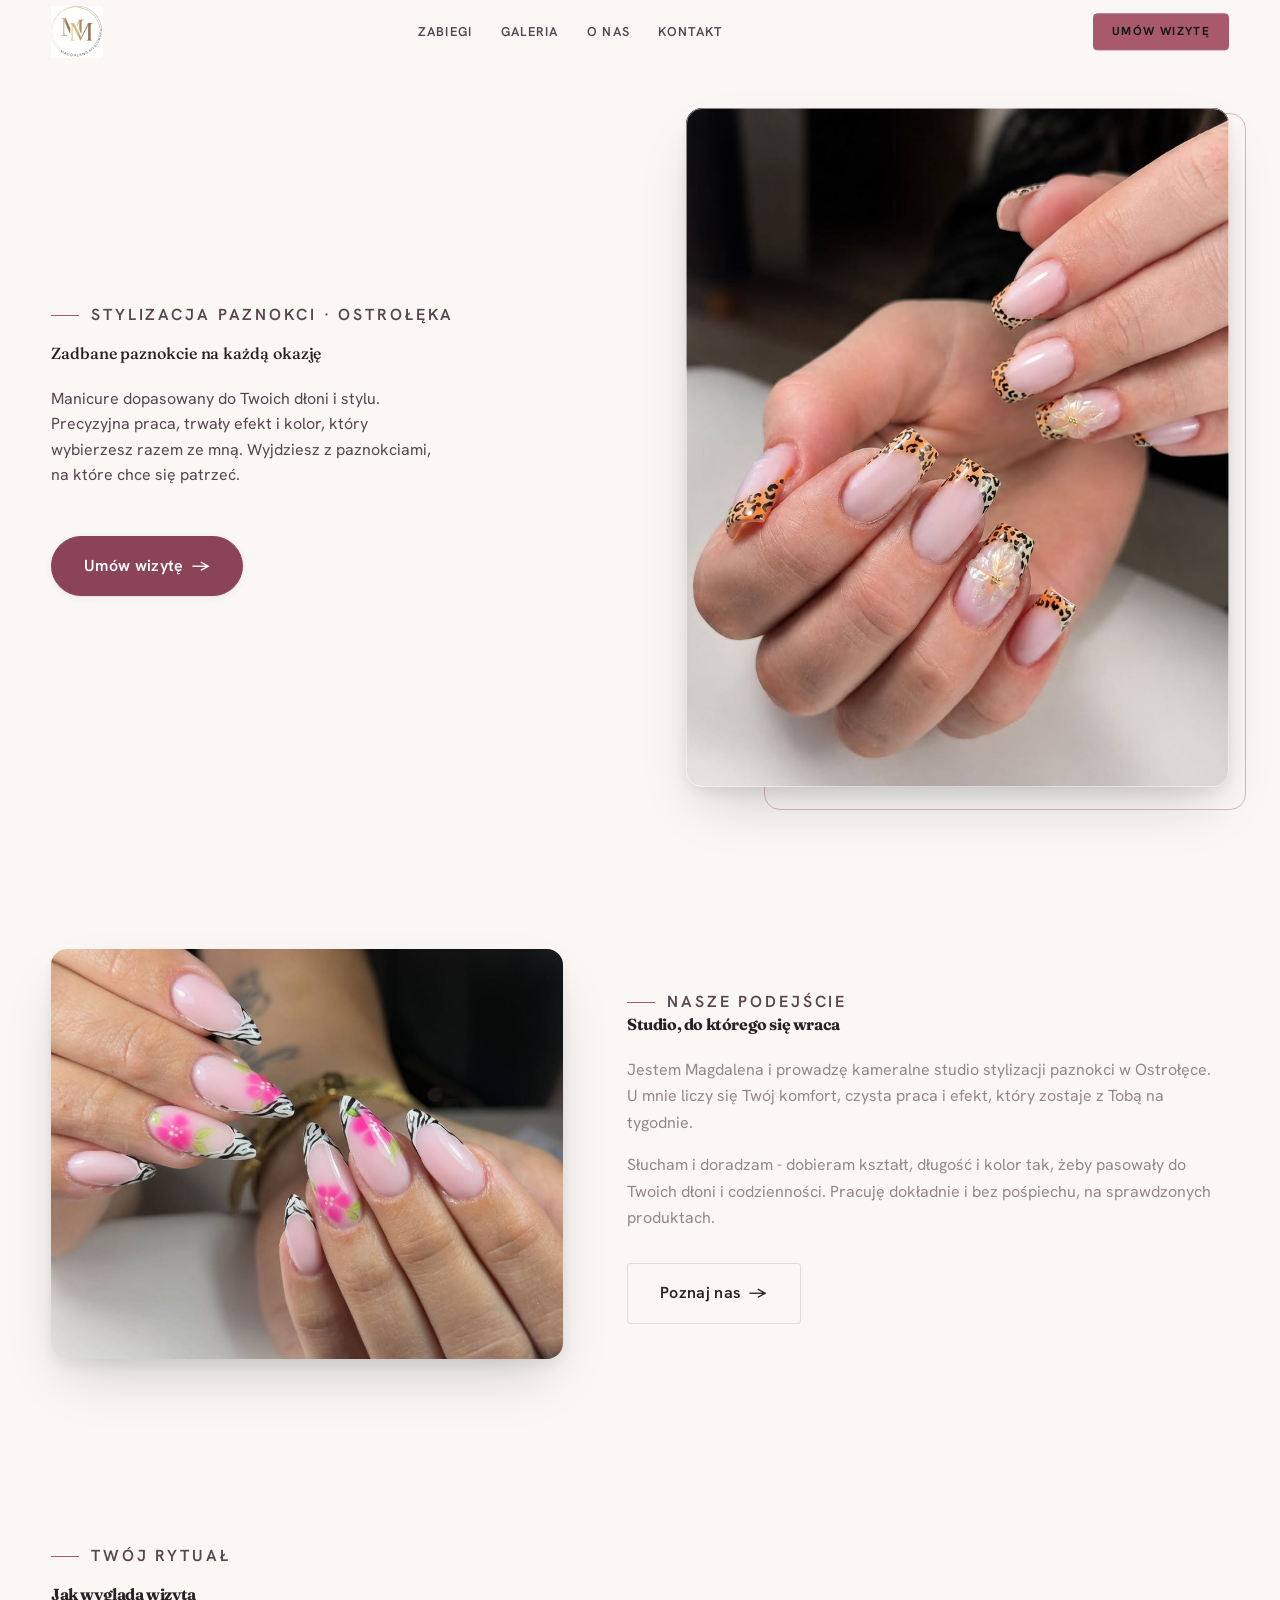
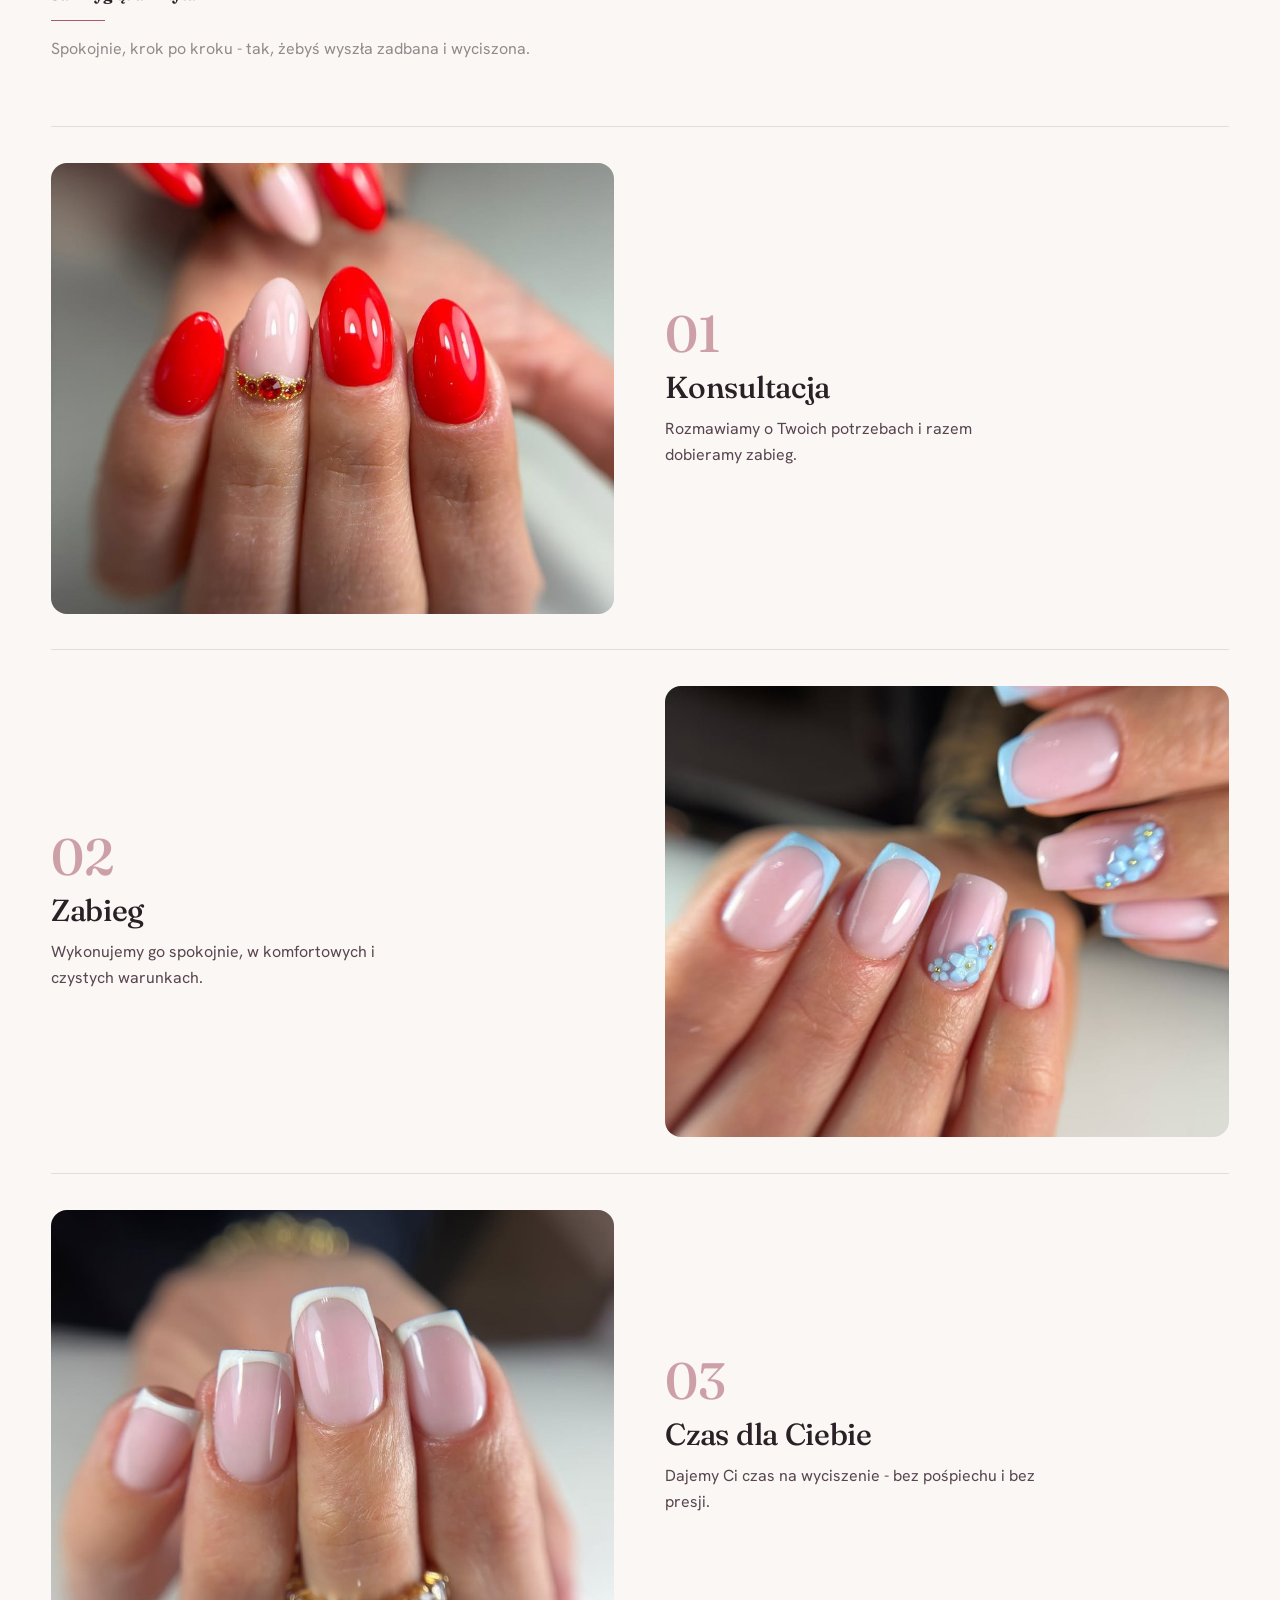
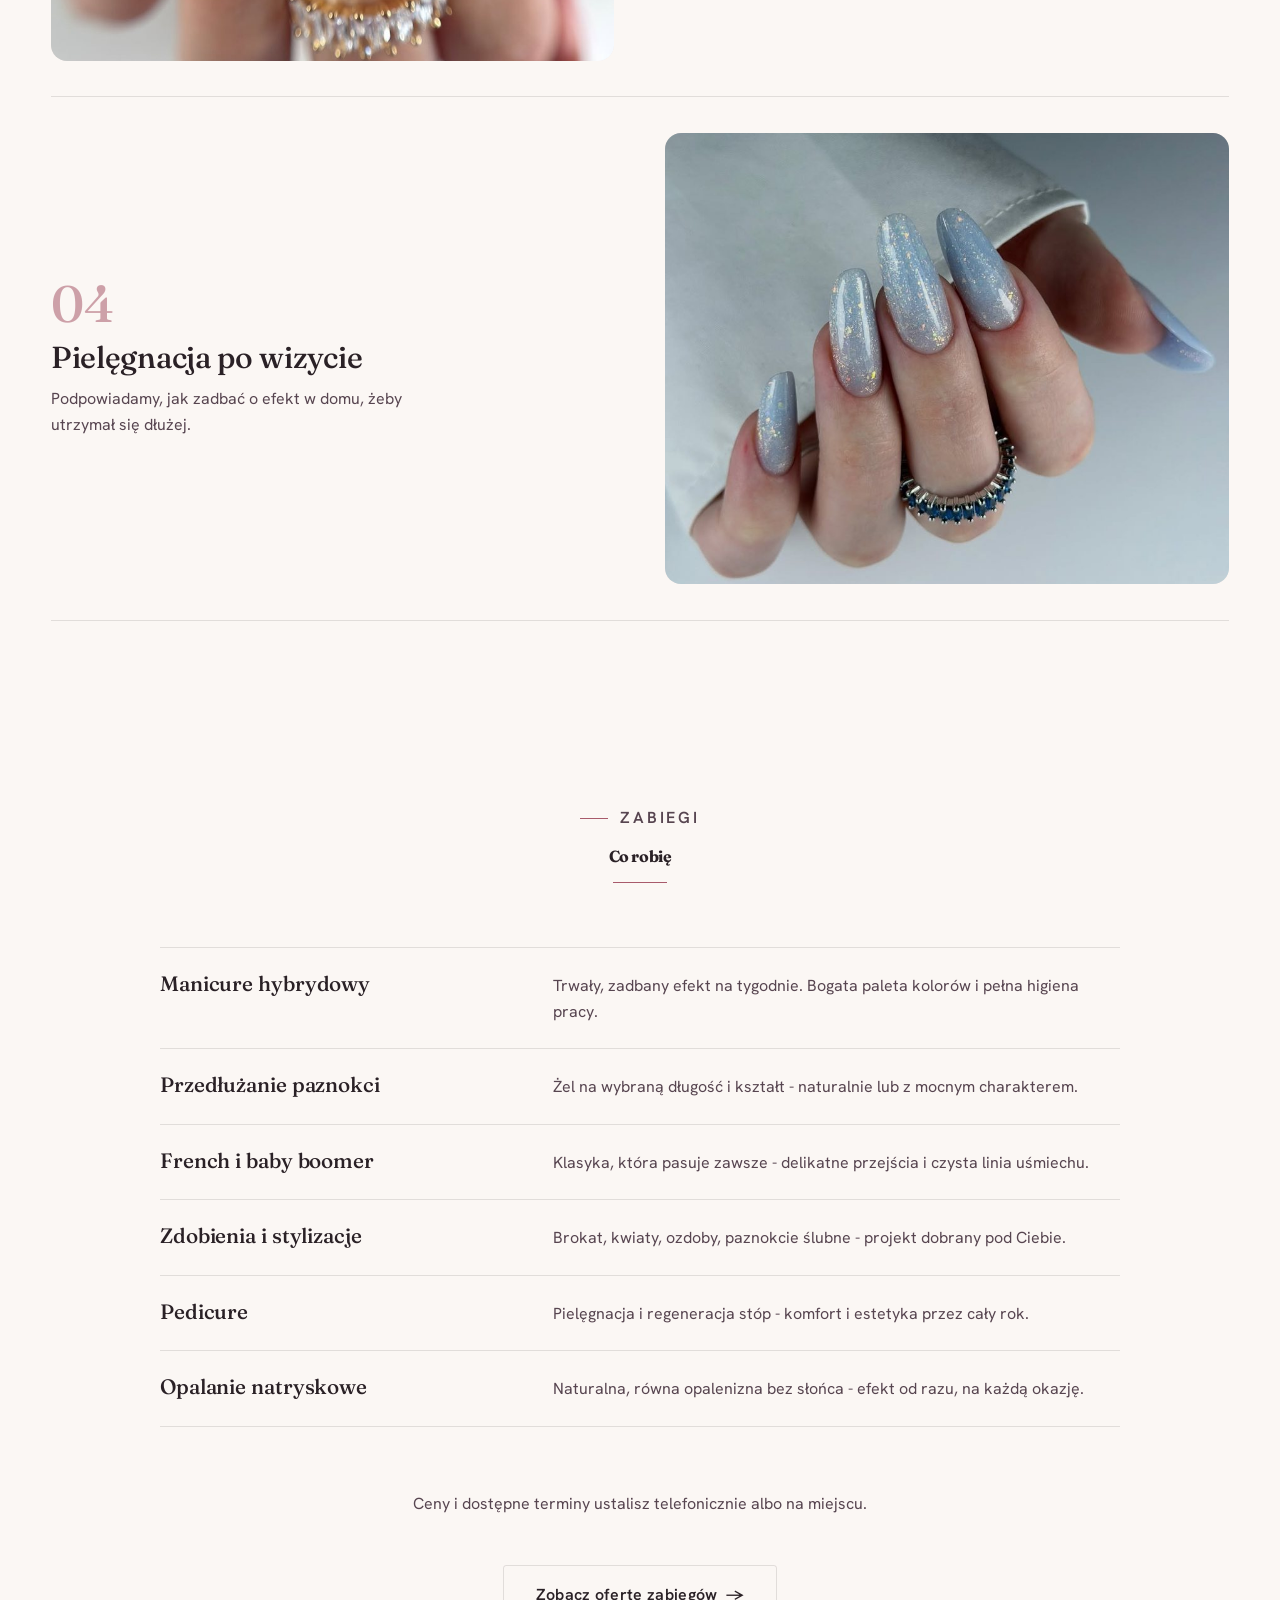
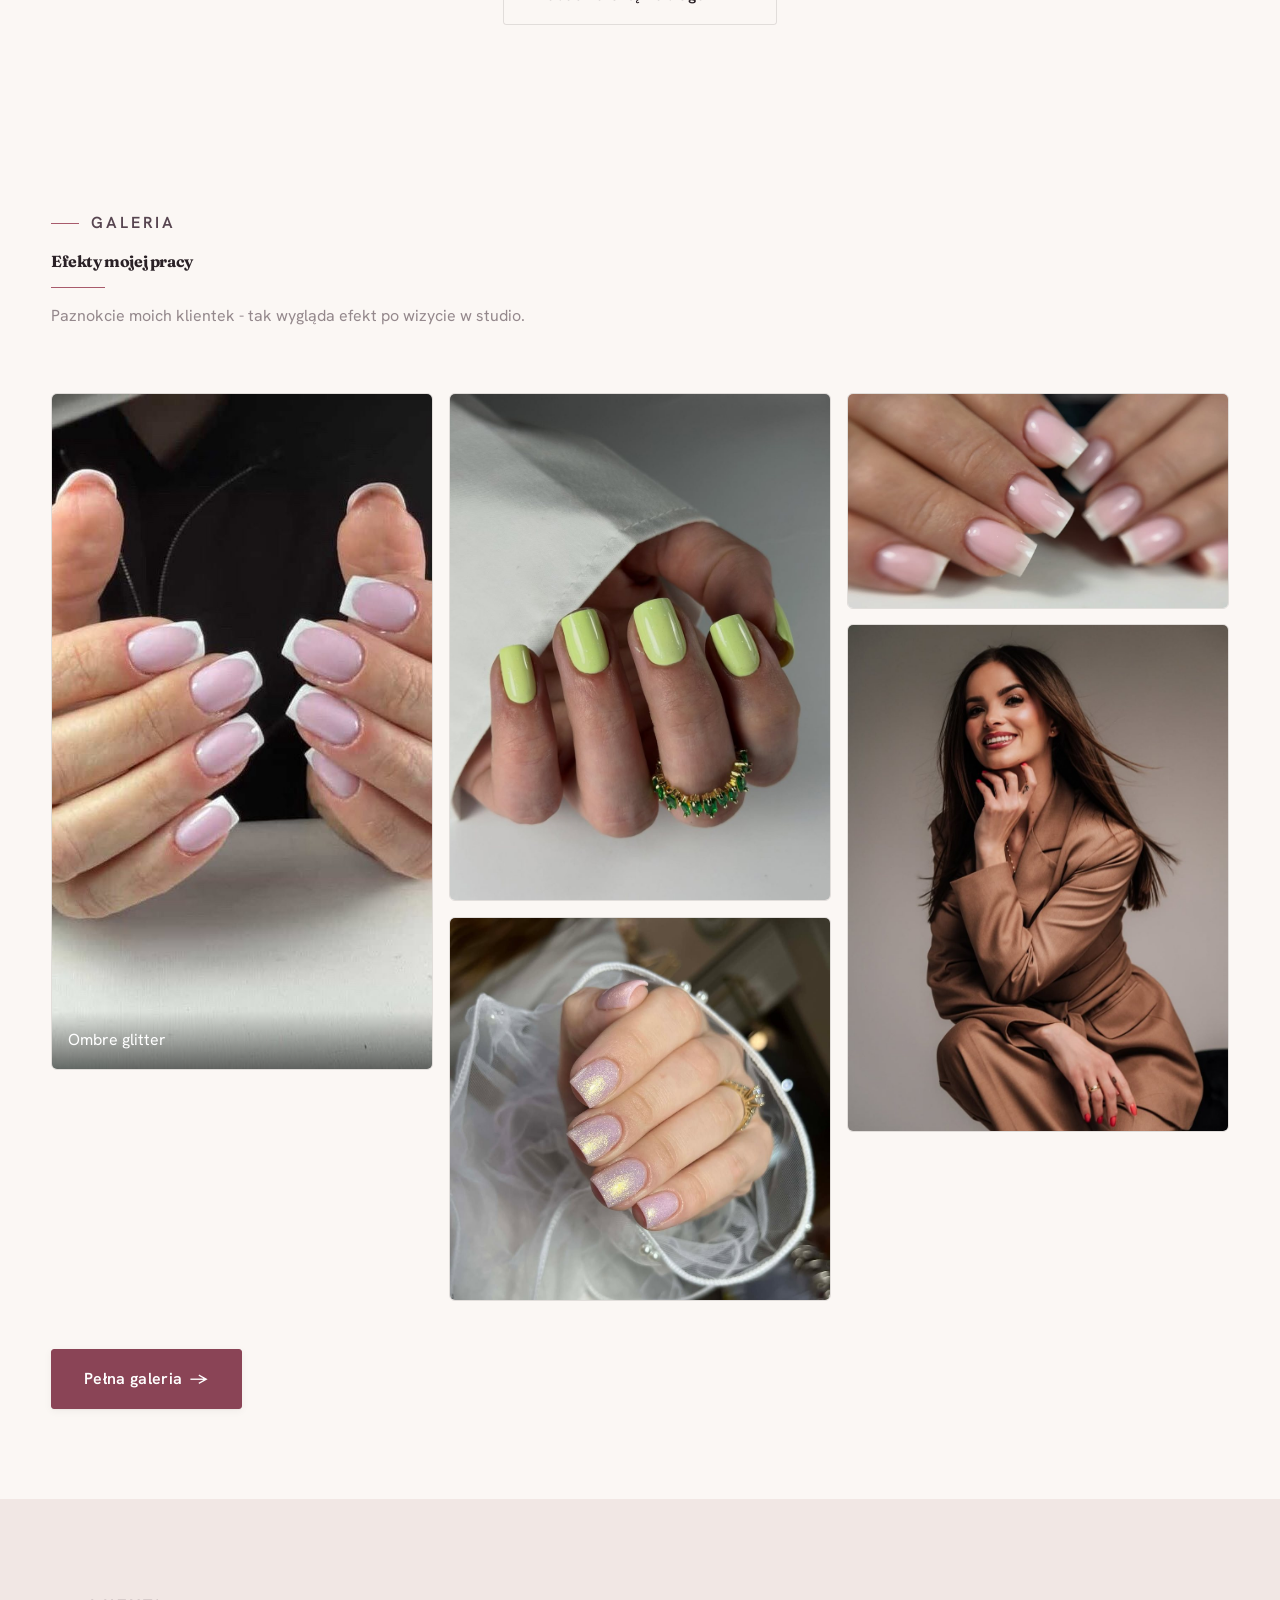
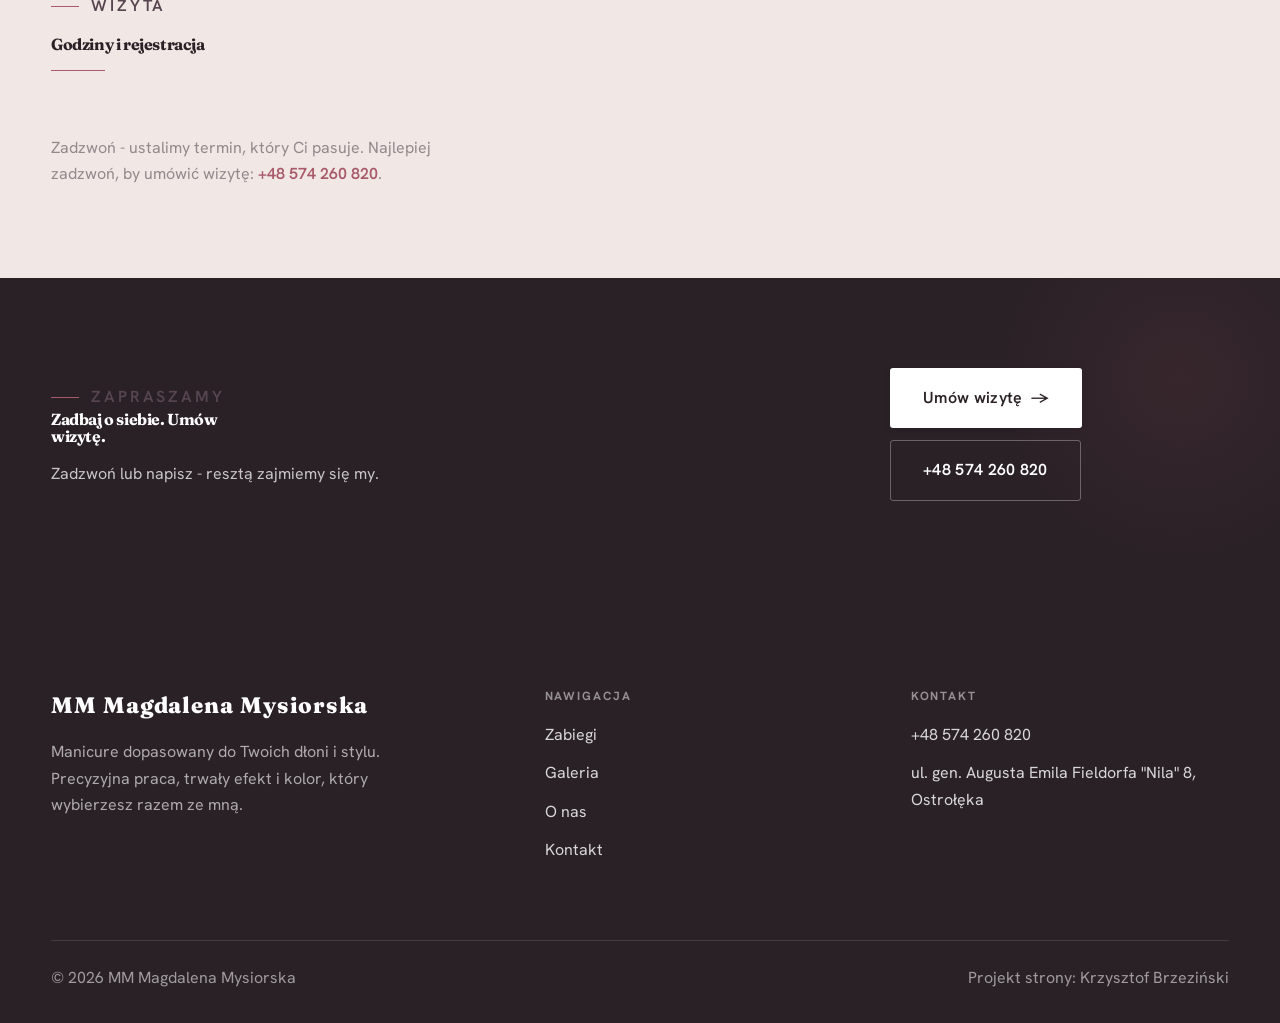
<file: index.html>
<!DOCTYPE html>
<html lang="pl">
<head>
<meta charset="UTF-8">
<meta name="viewport" content="width=device-width, initial-scale=1.0">
<title>MM Magdalena Mysiorska - Stylizacja paznokci · Ostrołęka</title>
<meta name="description" content="MM Magdalena Mysiorska - stylizacja paznokci w Ostrołęce. Manicure hybrydowy, przedłużanie, zdobienia i opalanie natryskowe. Zadbane dłonie i trwały efekt.">
<link rel="preconnect" href="https://fonts.googleapis.com">
<link rel="preconnect" href="https://fonts.gstatic.com" crossorigin>
<link href="https://fonts.googleapis.com/css2?family=Fraunces:wght@500;600;700&family=Hanken+Grotesk:wght@400;500;600&display=swap" rel="stylesheet">
<link rel="stylesheet" href="assets/styles.css">
</head>
<body>

<header class="nav">
  <div class="wrap nav-inner">
    <a class="brand brand-has-logo" href="index.html"><img class="brand-logo" src="img/logo.jpg" alt="MM Magdalena Mysiorska"></a>
    <nav class="nav-links">
      <a href="oferta.html">Zabiegi</a>
      <a href="realizacje.html">Galeria</a>
      <a href="o-nas.html">O nas</a>
      <a href="kontakt.html">Kontakt</a>
      <a href="kontakt.html" class="btn btn-accent">Umów wizytę</a>
    </nav>
    <button class="nav-toggle" aria-label="Menu"><span></span><span></span><span></span></button>
  </div>
</header>

<section class="hero-spa">
  <div class="wrap">
    <div class="hs-copy reveal">
      <span class="eyebrow">Stylizacja paznokci · Ostrołęka</span>
      <h1 class="hs-claim">Zadbane paznokcie na każdą okazję</h1>
      <p class="hs-lead">Manicure dopasowany do Twoich dłoni i stylu. Precyzyjna praca, trwały efekt i kolor, który wybierzesz razem ze mną. Wyjdziesz z paznokciami, na które chce się patrzeć.</p>
      <a href="kontakt.html" class="btn btn-accent hs-cta">Umów wizytę <span class="arr">→</span></a>
    </div>
    <figure class="hs-fig reveal"><img src="img/hero.jpg" alt="MM Magdalena Mysiorska"></figure>
  </div>
</section>
<section>
  <div class="wrap split">
    <div class="split-art reveal"><img src="img/g1.jpg" alt="MM Magdalena Mysiorska" loading="lazy"></div>
    <div class="split-copy reveal">
      <span class="eyebrow">Nasze podejście</span>
      <h2>Studio, do którego się wraca</h2>
      <p class="muted">Jestem Magdalena i prowadzę kameralne studio stylizacji paznokci w Ostrołęce. U mnie liczy się Twój komfort, czysta praca i efekt, który zostaje z Tobą na tygodnie.</p>
      <p class="muted">Słucham i doradzam - dobieram kształt, długość i kolor tak, żeby pasowały do Twoich dłoni i codzienności. Pracuję dokładnie i bez pośpiechu, na sprawdzonych produktach.</p>
      <a href="o-nas.html" class="btn btn-ghost">Poznaj nas <span class="arr">→</span></a>
    </div>
  </div>
</section>
<section class="rytual">
  <div class="wrap">
    <div class="head reveal">
      <span class="eyebrow">Twój rytuał</span>
      <h2>Jak wygląda wizyta</h2>
      <p>Spokojnie, krok po kroku - tak, żebyś wyszła zadbana i wyciszona.</p>
    </div>
    <div class="ryt-list">
      <div class="ryt-row reveal">
        <figure class="ryt-fig"><img src="img/g2.jpg" alt="Konsultacja" loading="lazy"></figure>
        <div class="ryt-copy"><span class="ryt-no">01</span><h3>Konsultacja</h3><p>Rozmawiamy o Twoich potrzebach i razem dobieramy zabieg.</p></div>
      </div>
      <div class="ryt-row reveal">
        <figure class="ryt-fig"><img src="img/g3.jpg" alt="Zabieg" loading="lazy"></figure>
        <div class="ryt-copy"><span class="ryt-no">02</span><h3>Zabieg</h3><p>Wykonujemy go spokojnie, w komfortowych i czystych warunkach.</p></div>
      </div>
      <div class="ryt-row reveal">
        <figure class="ryt-fig"><img src="img/g4.jpg" alt="Czas dla Ciebie" loading="lazy"></figure>
        <div class="ryt-copy"><span class="ryt-no">03</span><h3>Czas dla Ciebie</h3><p>Dajemy Ci czas na wyciszenie - bez pośpiechu i bez presji.</p></div>
      </div>
      <div class="ryt-row reveal">
        <figure class="ryt-fig"><img src="img/g5.jpg" alt="Pielęgnacja po wizycie" loading="lazy"></figure>
        <div class="ryt-copy"><span class="ryt-no">04</span><h3>Pielęgnacja po wizycie</h3><p>Podpowiadamy, jak zadbać o efekt w domu, żeby utrzymał się dłużej.</p></div>
      </div>
    </div>
  </div>
</section>
<section class="menu-sec">
  <div class="wrap">
    <div class="head center reveal">
      <span class="eyebrow">Zabiegi</span>
      <h2>Co robię</h2>
    </div>
    <div class="cennik">
      <div class="cennik-row reveal"><div class="cn-name"><h3>Manicure hybrydowy</h3></div><div class="cn-desc">Trwały, zadbany efekt na tygodnie. Bogata paleta kolorów i pełna higiena pracy.</div></div>
      <div class="cennik-row reveal"><div class="cn-name"><h3>Przedłużanie paznokci</h3></div><div class="cn-desc">Żel na wybraną długość i kształt - naturalnie lub z mocnym charakterem.</div></div>
      <div class="cennik-row reveal"><div class="cn-name"><h3>French i baby boomer</h3></div><div class="cn-desc">Klasyka, która pasuje zawsze - delikatne przejścia i czysta linia uśmiechu.</div></div>
      <div class="cennik-row reveal"><div class="cn-name"><h3>Zdobienia i stylizacje</h3></div><div class="cn-desc">Brokat, kwiaty, ozdoby, paznokcie ślubne - projekt dobrany pod Ciebie.</div></div>
      <div class="cennik-row reveal"><div class="cn-name"><h3>Pedicure</h3></div><div class="cn-desc">Pielęgnacja i regeneracja stóp - komfort i estetyka przez cały rok.</div></div>
      <div class="cennik-row reveal"><div class="cn-name"><h3>Opalanie natryskowe</h3></div><div class="cn-desc">Naturalna, równa opalenizna bez słońca - efekt od razu, na każdą okazję.</div></div>
    </div>
    <p class="menu-note">Ceny i dostępne terminy ustalisz telefonicznie albo na miejscu.</p>
    <div style="text-align:center;margin-top:var(--space-7)" class="reveal"><a href="oferta.html" class="btn btn-ghost">Zobacz ofertę zabiegów <span class="arr">→</span></a></div>
  </div>
</section>
<section>
  <div class="wrap">
    <div class="head reveal">
      <span class="eyebrow">Galeria</span>
      <h2>Efekty mojej pracy</h2>
      <p>Paznokcie moich klientek - tak wygląda efekt po wizycie w studio.</p>
    </div>
    <div class="gallery-masonry">
      <figure class="m-tile reveal"><img src="img/g6.jpg" alt="Ombre glitter" loading="lazy"><div class="cap">Ombre glitter</div></figure>
      <figure class="m-tile reveal"><img src="img/g7.jpg" alt="MM Magdalena Mysiorska" loading="lazy"></figure>
      <figure class="m-tile reveal"><img src="img/g8.jpg" alt="MM Magdalena Mysiorska" loading="lazy"></figure>
      <figure class="m-tile reveal"><img src="img/g9.jpg" alt="MM Magdalena Mysiorska" loading="lazy"></figure>
      <figure class="m-tile reveal"><img src="img/about.jpg" alt="MM Magdalena Mysiorska" loading="lazy"></figure>
    </div>
    <div style="margin-top:var(--space-7)" class="reveal"><a href="realizacje.html" class="btn btn-accent">Pełna galeria <span class="arr">→</span></a></div>
  </div>
</section>
<section class="trust">
  <div class="wrap">
    <div class="head reveal">
      <span class="eyebrow">Wizyta</span>
      <h2>Godziny i rejestracja</h2>
    </div>
    <p class="reveal" style="color:var(--muted);max-width:48ch">Zadzwoń - ustalimy termin, który Ci pasuje. Najlepiej zadzwoń, by umówić wizytę: <a href="tel:+48574260820" style="color:var(--accent);font-weight:600">+48 574 260 820</a>.</p>
  </div>
</section>
<section class="cta">
  <div class="wrap">
    <div class="reveal">
      <span class="eyebrow">Zapraszamy</span>
      <h2>Zadbaj o siebie. Umów wizytę.</h2>
      <p>Zadzwoń lub napisz - resztą zajmiemy się my.</p>
    </div>
    <div class="cta-actions reveal">
      <a href="kontakt.html" class="btn btn-light">Umów wizytę <span class="arr">→</span></a>
      <a href="tel:+48574260820" class="btn btn-ghost" style="color:#fff;border-color:rgba(255,255,255,.3)">+48 574 260 820</a>
    </div>
  </div>
</section>

<footer>
  <div class="wrap">
    <div class="foot-grid">
      <div class="foot-brand">
        <div class="name">MM Magdalena Mysiorska</div>
        <p>Manicure dopasowany do Twoich dłoni i stylu. Precyzyjna praca, trwały efekt i kolor, który wybierzesz razem ze mną.</p>
      </div>
      <div class="foot-col">
        <h4>Nawigacja</h4>
        <a href="oferta.html">Zabiegi</a>
        <a href="realizacje.html">Galeria</a>
        <a href="o-nas.html">O nas</a>
        <a href="kontakt.html">Kontakt</a>
      </div>
      <div class="foot-col">
        <h4>Kontakt</h4>
        <a href="tel:+48574260820">+48 574 260 820</a>
        <p>ul. gen. Augusta Emila Fieldorfa "Nila" 8, Ostrołęka</p>
      </div>
    </div>
    <div class="foot-bot">
      <span>© 2026 MM Magdalena Mysiorska</span>
      <span>Projekt strony: Krzysztof Brzeziński</span>
    </div>
  </div>
</footer>
<div class="sticky-reserve"><a class="sr-book" href="kontakt.html">Umów wizytę</a><a class="sr-call" href="tel:+48574260820" aria-label="Zadzwoń"><svg class="ico-tel" width="16" height="16" viewBox="0 0 24 24" fill="none" aria-hidden="true"><path d="M6.6 10.8a15.5 15.5 0 0 0 6.6 6.6l2.2-2.2a1 1 0 0 1 1-.24 11.4 11.4 0 0 0 3.6.58 1 1 0 0 1 1 1V20a1 1 0 0 1-1 1A17 17 0 0 1 3 4a1 1 0 0 1 1-1h3.5a1 1 0 0 1 1 1c0 1.25.2 2.46.58 3.6a1 1 0 0 1-.25 1l-2.23 2.2Z" fill="currentColor"/></svg></a></div>

<script src="assets/main.js"></script>
</body>
</html>
</file>
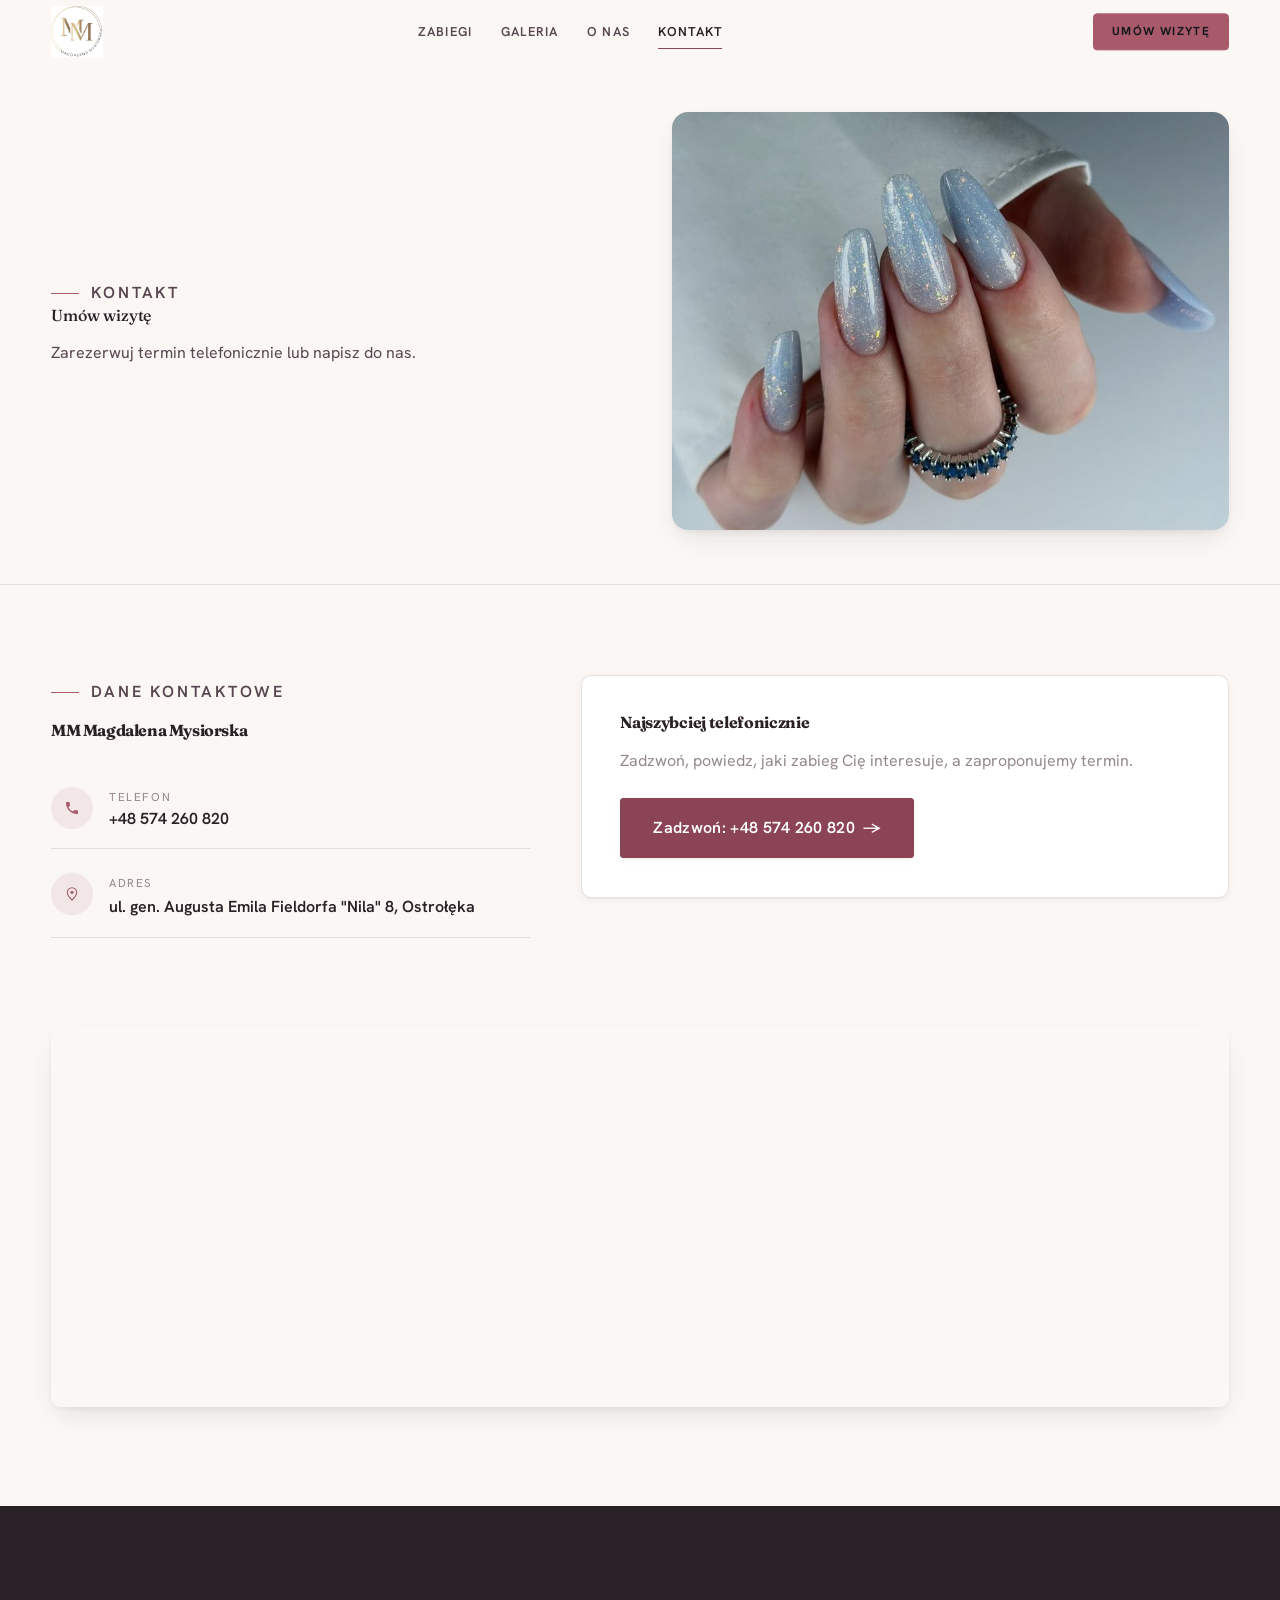
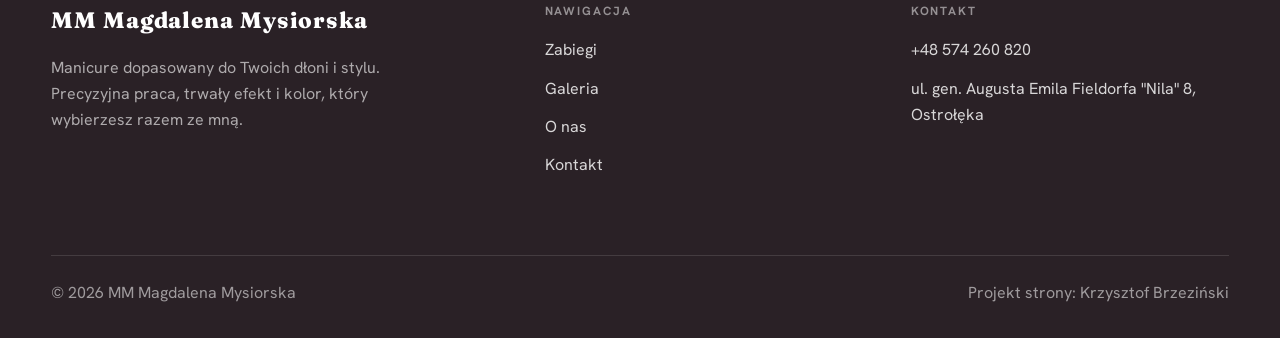
<file: kontakt.html>
<!DOCTYPE html>
<html lang="pl">
<head>
<meta charset="UTF-8">
<meta name="viewport" content="width=device-width, initial-scale=1.0">
<title>Kontakt - MM Magdalena Mysiorska</title>
<meta name="description" content="Kontakt MM Magdalena Mysiorska - ul. gen. Augusta Emila Fieldorfa &quot;Nila&quot; 8, Ostrołęka">
<link rel="preconnect" href="https://fonts.googleapis.com">
<link rel="preconnect" href="https://fonts.gstatic.com" crossorigin>
<link href="https://fonts.googleapis.com/css2?family=Fraunces:wght@500;600;700&family=Hanken+Grotesk:wght@400;500;600&display=swap" rel="stylesheet">
<link rel="stylesheet" href="assets/styles.css">
</head>
<body>

<header class="nav">
  <div class="wrap nav-inner">
    <a class="brand brand-has-logo" href="index.html"><img class="brand-logo" src="img/logo.jpg" alt="MM Magdalena Mysiorska"></a>
    <nav class="nav-links">
      <a href="oferta.html">Zabiegi</a>
      <a href="realizacje.html">Galeria</a>
      <a href="o-nas.html">O nas</a>
      <a href="kontakt.html" class="active">Kontakt</a>
      <a href="kontakt.html" class="btn btn-accent">Umów wizytę</a>
    </nav>
    <button class="nav-toggle" aria-label="Menu"><span></span><span></span><span></span></button>
  </div>
</header>

<section class="pagehead pagehead-soft">
  <div class="wrap">
    <figure class="ph-fig reveal"><img src="img/g5.jpg" alt="MM Magdalena Mysiorska - Umów wizytę" loading="lazy"></figure>
    <div class="ph-copy reveal">
      <span class="eyebrow">Kontakt</span>
      <h1>Umów wizytę</h1>
      <p>Zarezerwuj termin telefonicznie lub napisz do nas.</p>
    </div>
  </div>
</section>
<section>
  <div class="wrap contact-grid">
    <div class="reveal">
      <span class="eyebrow">Dane kontaktowe</span>
      <h2 style="margin:var(--space-4) 0 var(--space-6)">MM Magdalena Mysiorska</h2>
      <div class="info-list">
        <div class="info-row"><div class="ic"><svg class="ico-tel" width="16" height="16" viewBox="0 0 24 24" fill="none" aria-hidden="true"><path d="M6.6 10.8a15.5 15.5 0 0 0 6.6 6.6l2.2-2.2a1 1 0 0 1 1-.24 11.4 11.4 0 0 0 3.6.58 1 1 0 0 1 1 1V20a1 1 0 0 1-1 1A17 17 0 0 1 3 4a1 1 0 0 1 1-1h3.5a1 1 0 0 1 1 1c0 1.25.2 2.46.58 3.6a1 1 0 0 1-.25 1l-2.23 2.2Z" fill="currentColor"/></svg></div><div><div class="lbl">Telefon</div><a class="val" href="tel:+48574260820">+48 574 260 820</a></div></div>
        <div class="info-row"><div class="ic"><svg class="ico-pin" width="16" height="16" viewBox="0 0 24 24" fill="none" aria-hidden="true"><path d="M12 21s7-6.1 7-11.5A7 7 0 0 0 5 9.5C5 14.9 12 21 12 21Z" stroke="currentColor" stroke-width="1.6" fill="none"/><circle cx="12" cy="9.5" r="2.4" fill="currentColor"/></svg></div><div><div class="lbl">Adres</div><div class="val">ul. gen. Augusta Emila Fieldorfa "Nila" 8, Ostrołęka</div></div></div>
      </div>
    </div>
    <div class="reveal">
      <div class="form">
        <h3 style="margin-bottom:var(--space-4)">Najszybciej telefonicznie</h3>
        <p class="muted" style="margin-bottom:var(--space-5)">Zadzwoń, powiedz, jaki zabieg Cię interesuje, a zaproponujemy termin.</p>
        <a href="tel:+48574260820" class="btn btn-accent" style="justify-content:center">Zadzwoń: +48 574 260 820 <span class="arr">→</span></a>
      </div>
    </div>
  </div>
</section>
<section style="padding-top:0">
  <div class="wrap reveal">
    <iframe class="map" title="MM Magdalena Mysiorska - Ostrołęka" src="https://maps.google.com/maps?q=53.080533%2C21.57326&z=15&output=embed" loading="lazy" referrerpolicy="no-referrer-when-downgrade"></iframe>
  </div>
</section>

<footer>
  <div class="wrap">
    <div class="foot-grid">
      <div class="foot-brand">
        <div class="name">MM Magdalena Mysiorska</div>
        <p>Manicure dopasowany do Twoich dłoni i stylu. Precyzyjna praca, trwały efekt i kolor, który wybierzesz razem ze mną.</p>
      </div>
      <div class="foot-col">
        <h4>Nawigacja</h4>
        <a href="oferta.html">Zabiegi</a>
        <a href="realizacje.html">Galeria</a>
        <a href="o-nas.html">O nas</a>
        <a href="kontakt.html">Kontakt</a>
      </div>
      <div class="foot-col">
        <h4>Kontakt</h4>
        <a href="tel:+48574260820">+48 574 260 820</a>
        <p>ul. gen. Augusta Emila Fieldorfa "Nila" 8, Ostrołęka</p>
      </div>
    </div>
    <div class="foot-bot">
      <span>© 2026 MM Magdalena Mysiorska</span>
      <span>Projekt strony: Krzysztof Brzeziński</span>
    </div>
  </div>
</footer>
<div class="sticky-reserve"><a class="sr-book" href="kontakt.html">Umów wizytę</a><a class="sr-call" href="tel:+48574260820" aria-label="Zadzwoń"><svg class="ico-tel" width="16" height="16" viewBox="0 0 24 24" fill="none" aria-hidden="true"><path d="M6.6 10.8a15.5 15.5 0 0 0 6.6 6.6l2.2-2.2a1 1 0 0 1 1-.24 11.4 11.4 0 0 0 3.6.58 1 1 0 0 1 1 1V20a1 1 0 0 1-1 1A17 17 0 0 1 3 4a1 1 0 0 1 1-1h3.5a1 1 0 0 1 1 1c0 1.25.2 2.46.58 3.6a1 1 0 0 1-.25 1l-2.23 2.2Z" fill="currentColor"/></svg></a></div>

<script src="assets/main.js"></script>
</body>
</html>
</file>
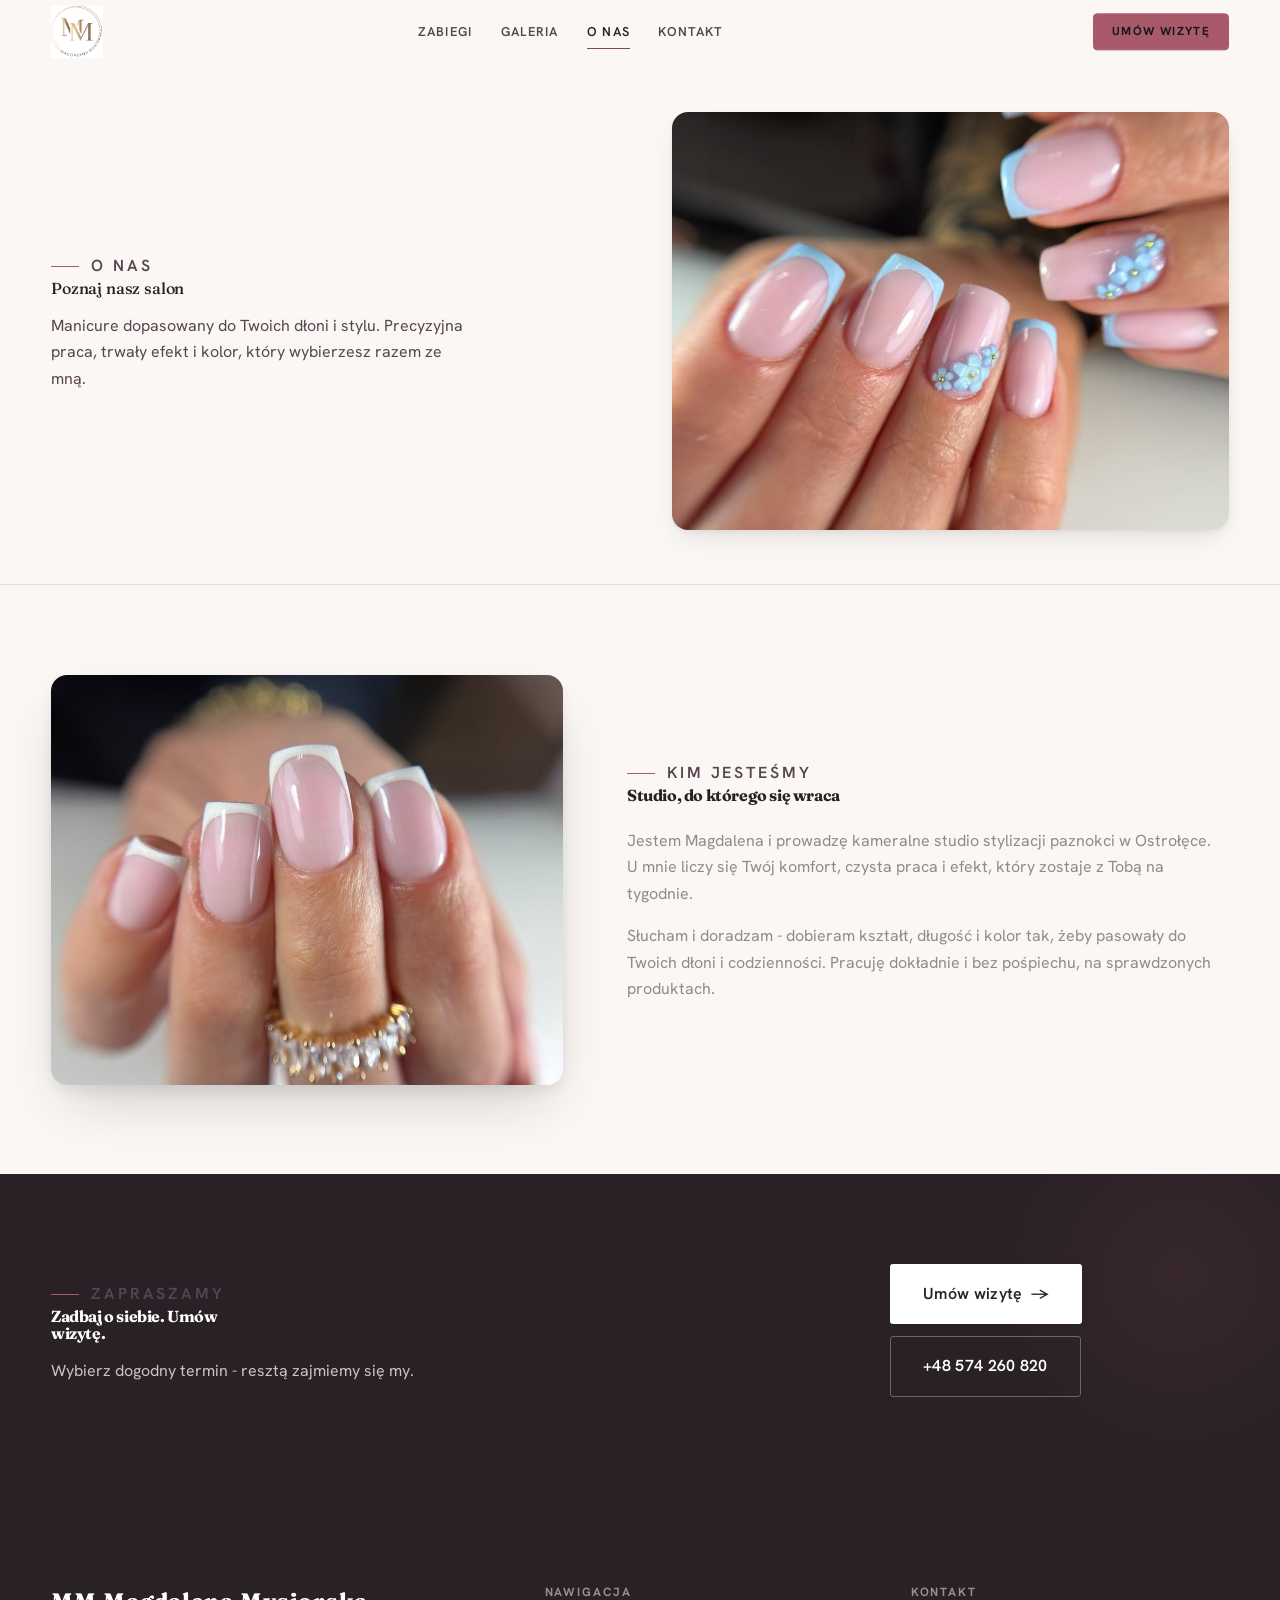
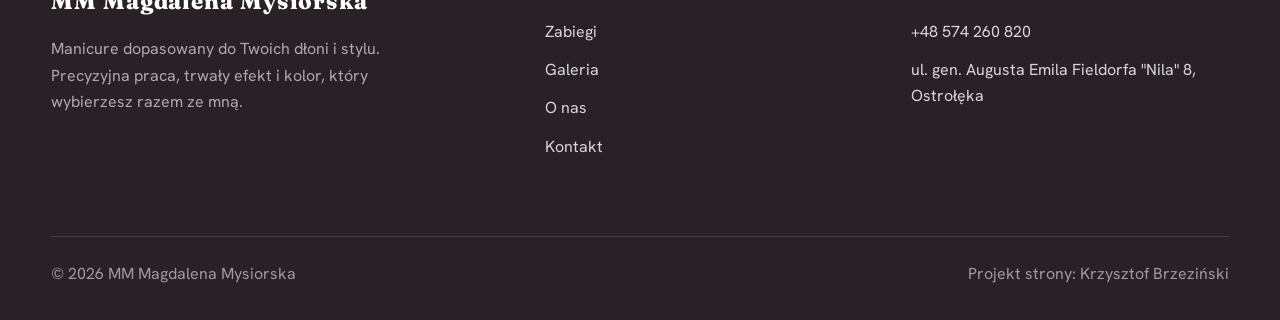
<file: o-nas.html>
<!DOCTYPE html>
<html lang="pl">
<head>
<meta charset="UTF-8">
<meta name="viewport" content="width=device-width, initial-scale=1.0">
<title>O nas - MM Magdalena Mysiorska</title>
<meta name="description" content="MM Magdalena Mysiorska - stylizacja paznokci w Ostrołęce. Manicure hybrydowy, przedłużanie, zdobienia i opalanie natryskowe. Zadbane dłonie i trwały efekt.">
<link rel="preconnect" href="https://fonts.googleapis.com">
<link rel="preconnect" href="https://fonts.gstatic.com" crossorigin>
<link href="https://fonts.googleapis.com/css2?family=Fraunces:wght@500;600;700&family=Hanken+Grotesk:wght@400;500;600&display=swap" rel="stylesheet">
<link rel="stylesheet" href="assets/styles.css">
</head>
<body>

<header class="nav">
  <div class="wrap nav-inner">
    <a class="brand brand-has-logo" href="index.html"><img class="brand-logo" src="img/logo.jpg" alt="MM Magdalena Mysiorska"></a>
    <nav class="nav-links">
      <a href="oferta.html">Zabiegi</a>
      <a href="realizacje.html">Galeria</a>
      <a href="o-nas.html" class="active">O nas</a>
      <a href="kontakt.html">Kontakt</a>
      <a href="kontakt.html" class="btn btn-accent">Umów wizytę</a>
    </nav>
    <button class="nav-toggle" aria-label="Menu"><span></span><span></span><span></span></button>
  </div>
</header>

<section class="pagehead pagehead-soft">
  <div class="wrap">
    <figure class="ph-fig reveal"><img src="img/g3.jpg" alt="MM Magdalena Mysiorska - Poznaj nasz salon" loading="lazy"></figure>
    <div class="ph-copy reveal">
      <span class="eyebrow">O nas</span>
      <h1>Poznaj nasz salon</h1>
      <p>Manicure dopasowany do Twoich dłoni i stylu. Precyzyjna praca, trwały efekt i kolor, który wybierzesz razem ze mną.</p>
    </div>
  </div>
</section>
<section>
  <div class="wrap split">
    <div class="split-art reveal"><img src="img/g4.jpg" alt="MM Magdalena Mysiorska" loading="lazy"></div>
    <div class="split-copy reveal">
      <span class="eyebrow">Kim jesteśmy</span>
      <h2>Studio, do którego się wraca</h2>
      <p class="muted">Jestem Magdalena i prowadzę kameralne studio stylizacji paznokci w Ostrołęce. U mnie liczy się Twój komfort, czysta praca i efekt, który zostaje z Tobą na tygodnie.</p>
      <p class="muted">Słucham i doradzam - dobieram kształt, długość i kolor tak, żeby pasowały do Twoich dłoni i codzienności. Pracuję dokładnie i bez pośpiechu, na sprawdzonych produktach.</p>
    </div>
  </div>
</section>


<section class="cta">
  <div class="wrap">
    <div class="reveal">
      <span class="eyebrow">Zapraszamy</span>
      <h2>Zadbaj o siebie. Umów wizytę.</h2>
      <p>Wybierz dogodny termin - resztą zajmiemy się my.</p>
    </div>
    <div class="cta-actions reveal">
      <a href="kontakt.html" class="btn btn-light">Umów wizytę <span class="arr">→</span></a>
      <a href="tel:+48574260820" class="btn btn-ghost" style="color:#fff;border-color:rgba(255,255,255,.3)">+48 574 260 820</a>
    </div>
  </div>
</section>

<footer>
  <div class="wrap">
    <div class="foot-grid">
      <div class="foot-brand">
        <div class="name">MM Magdalena Mysiorska</div>
        <p>Manicure dopasowany do Twoich dłoni i stylu. Precyzyjna praca, trwały efekt i kolor, który wybierzesz razem ze mną.</p>
      </div>
      <div class="foot-col">
        <h4>Nawigacja</h4>
        <a href="oferta.html">Zabiegi</a>
        <a href="realizacje.html">Galeria</a>
        <a href="o-nas.html">O nas</a>
        <a href="kontakt.html">Kontakt</a>
      </div>
      <div class="foot-col">
        <h4>Kontakt</h4>
        <a href="tel:+48574260820">+48 574 260 820</a>
        <p>ul. gen. Augusta Emila Fieldorfa "Nila" 8, Ostrołęka</p>
      </div>
    </div>
    <div class="foot-bot">
      <span>© 2026 MM Magdalena Mysiorska</span>
      <span>Projekt strony: Krzysztof Brzeziński</span>
    </div>
  </div>
</footer>
<div class="sticky-reserve"><a class="sr-book" href="kontakt.html">Umów wizytę</a><a class="sr-call" href="tel:+48574260820" aria-label="Zadzwoń"><svg class="ico-tel" width="16" height="16" viewBox="0 0 24 24" fill="none" aria-hidden="true"><path d="M6.6 10.8a15.5 15.5 0 0 0 6.6 6.6l2.2-2.2a1 1 0 0 1 1-.24 11.4 11.4 0 0 0 3.6.58 1 1 0 0 1 1 1V20a1 1 0 0 1-1 1A17 17 0 0 1 3 4a1 1 0 0 1 1-1h3.5a1 1 0 0 1 1 1c0 1.25.2 2.46.58 3.6a1 1 0 0 1-.25 1l-2.23 2.2Z" fill="currentColor"/></svg></a></div>

<script src="assets/main.js"></script>
</body>
</html>
</file>
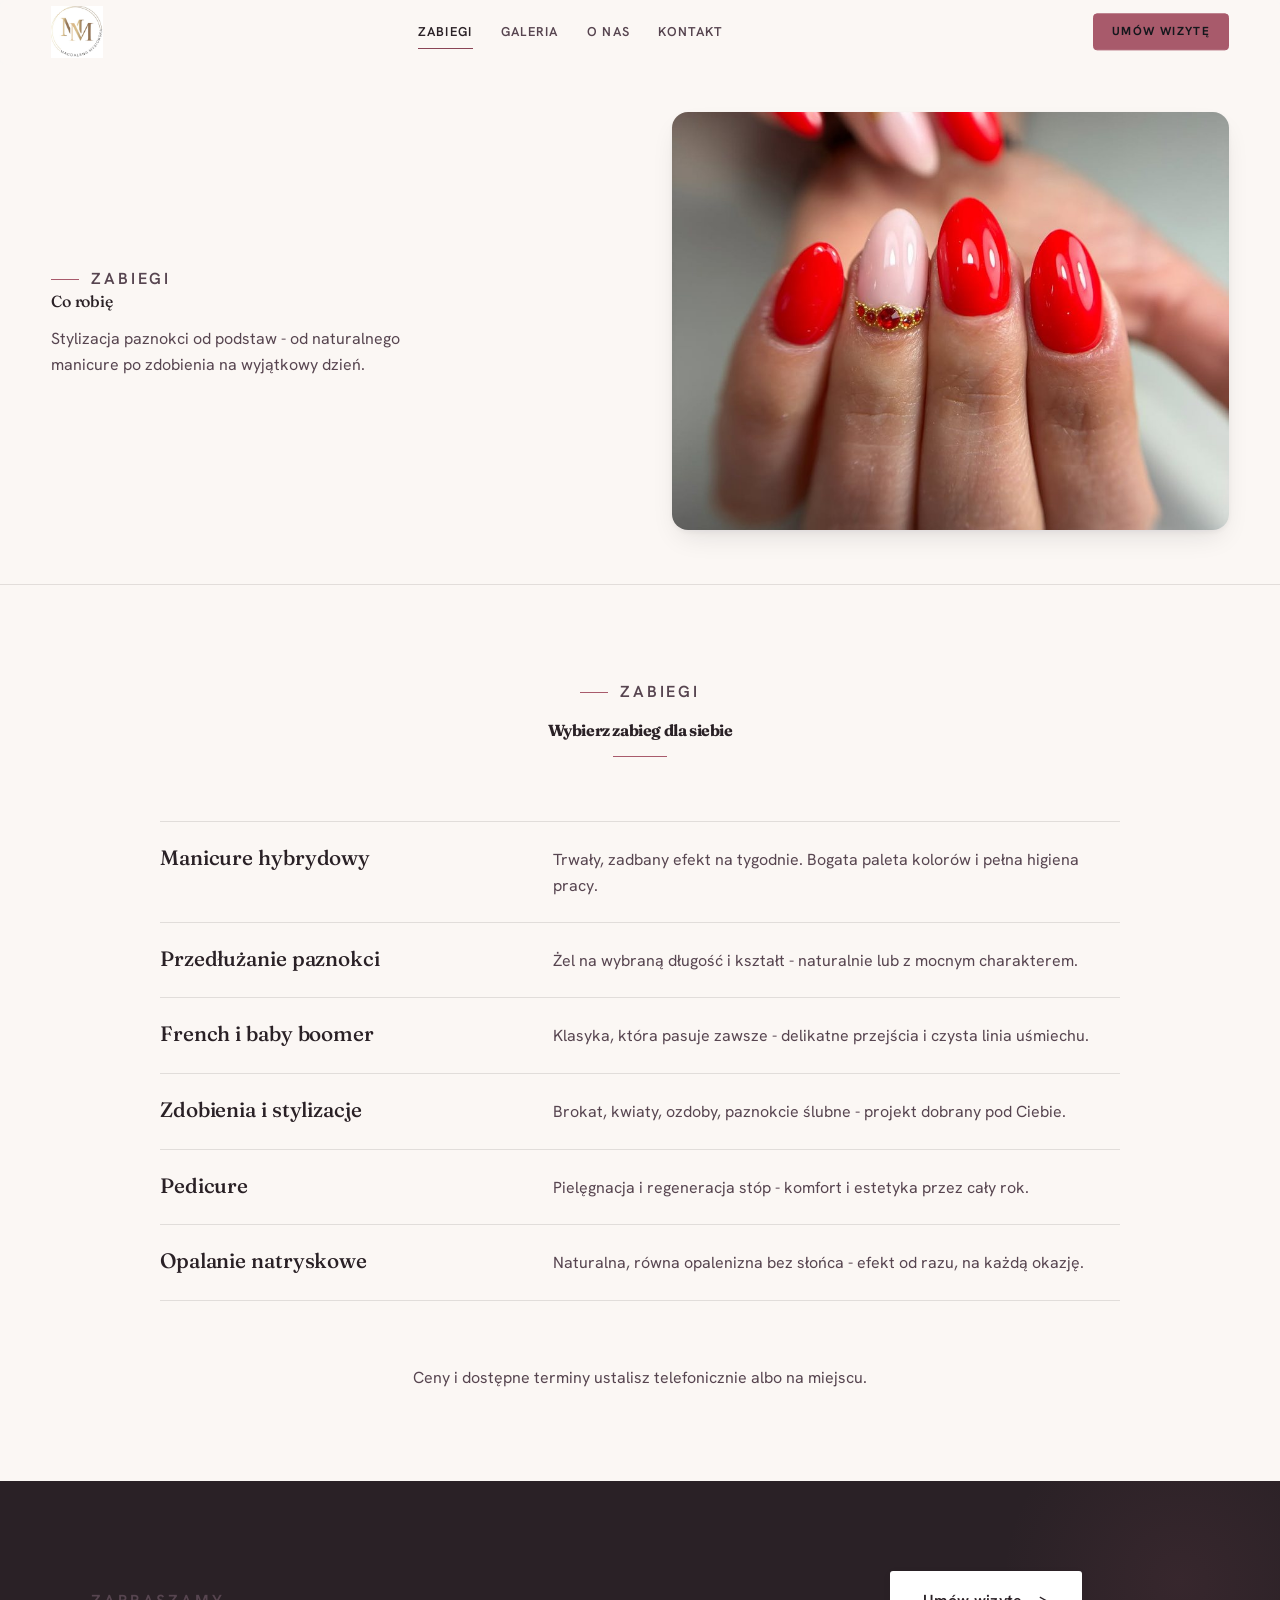
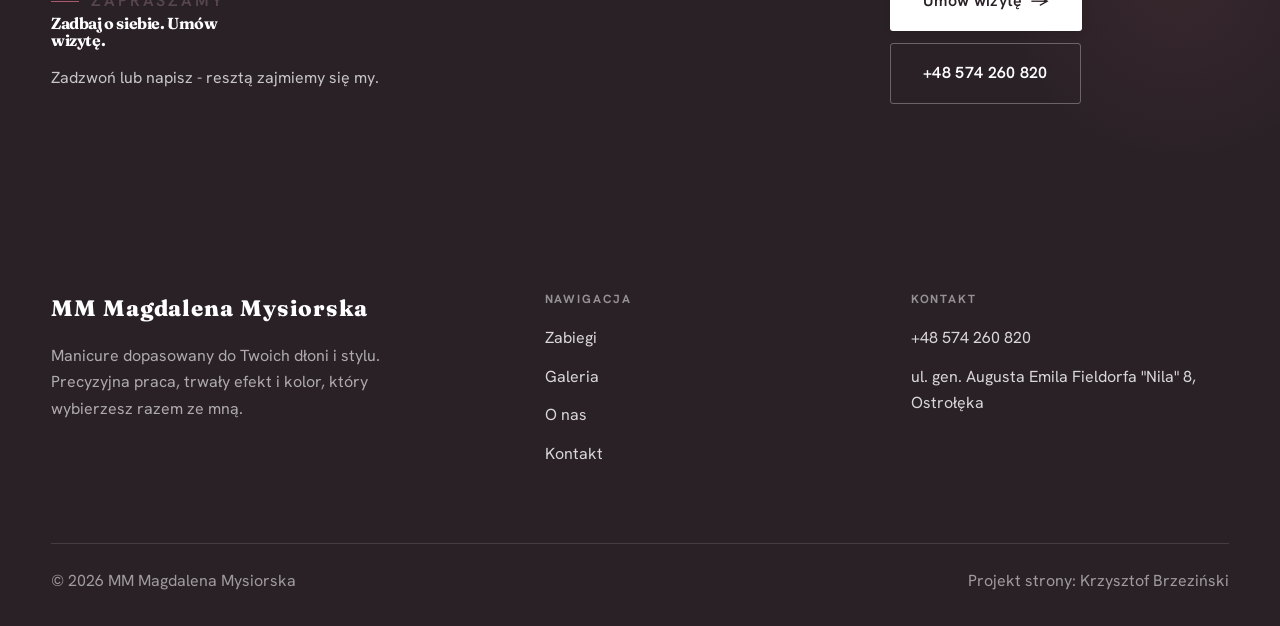
<file: oferta.html>
<!DOCTYPE html>
<html lang="pl">
<head>
<meta charset="UTF-8">
<meta name="viewport" content="width=device-width, initial-scale=1.0">
<title>Zabiegi - MM Magdalena Mysiorska</title>
<meta name="description" content="MM Magdalena Mysiorska - stylizacja paznokci w Ostrołęce. Manicure hybrydowy, przedłużanie, zdobienia i opalanie natryskowe. Zadbane dłonie i trwały efekt.">
<link rel="preconnect" href="https://fonts.googleapis.com">
<link rel="preconnect" href="https://fonts.gstatic.com" crossorigin>
<link href="https://fonts.googleapis.com/css2?family=Fraunces:wght@500;600;700&family=Hanken+Grotesk:wght@400;500;600&display=swap" rel="stylesheet">
<link rel="stylesheet" href="assets/styles.css">
</head>
<body>

<header class="nav">
  <div class="wrap nav-inner">
    <a class="brand brand-has-logo" href="index.html"><img class="brand-logo" src="img/logo.jpg" alt="MM Magdalena Mysiorska"></a>
    <nav class="nav-links">
      <a href="oferta.html" class="active">Zabiegi</a>
      <a href="realizacje.html">Galeria</a>
      <a href="o-nas.html">O nas</a>
      <a href="kontakt.html">Kontakt</a>
      <a href="kontakt.html" class="btn btn-accent">Umów wizytę</a>
    </nav>
    <button class="nav-toggle" aria-label="Menu"><span></span><span></span><span></span></button>
  </div>
</header>

<section class="pagehead pagehead-soft">
  <div class="wrap">
    <figure class="ph-fig reveal"><img src="img/g2.jpg" alt="MM Magdalena Mysiorska - Co robię" loading="lazy"></figure>
    <div class="ph-copy reveal">
      <span class="eyebrow">Zabiegi</span>
      <h1>Co robię</h1>
      <p>Stylizacja paznokci od podstaw - od naturalnego manicure po zdobienia na wyjątkowy dzień.</p>
    </div>
  </div>
</section>
<section class="menu-sec">
  <div class="wrap">
    <div class="head center reveal">
      <span class="eyebrow">Zabiegi</span>
      <h2>Wybierz zabieg dla siebie</h2>
    </div>
    <div class="cennik">
      <div class="cennik-row reveal"><div class="cn-name"><h3>Manicure hybrydowy</h3></div><div class="cn-desc">Trwały, zadbany efekt na tygodnie. Bogata paleta kolorów i pełna higiena pracy.</div></div>
      <div class="cennik-row reveal"><div class="cn-name"><h3>Przedłużanie paznokci</h3></div><div class="cn-desc">Żel na wybraną długość i kształt - naturalnie lub z mocnym charakterem.</div></div>
      <div class="cennik-row reveal"><div class="cn-name"><h3>French i baby boomer</h3></div><div class="cn-desc">Klasyka, która pasuje zawsze - delikatne przejścia i czysta linia uśmiechu.</div></div>
      <div class="cennik-row reveal"><div class="cn-name"><h3>Zdobienia i stylizacje</h3></div><div class="cn-desc">Brokat, kwiaty, ozdoby, paznokcie ślubne - projekt dobrany pod Ciebie.</div></div>
      <div class="cennik-row reveal"><div class="cn-name"><h3>Pedicure</h3></div><div class="cn-desc">Pielęgnacja i regeneracja stóp - komfort i estetyka przez cały rok.</div></div>
      <div class="cennik-row reveal"><div class="cn-name"><h3>Opalanie natryskowe</h3></div><div class="cn-desc">Naturalna, równa opalenizna bez słońca - efekt od razu, na każdą okazję.</div></div>
    </div>
    <p class="menu-note">Ceny i dostępne terminy ustalisz telefonicznie albo na miejscu.</p>
  </div>
</section>
<section class="cta">
  <div class="wrap">
    <div class="reveal">
      <span class="eyebrow">Zapraszamy</span>
      <h2>Zadbaj o siebie. Umów wizytę.</h2>
      <p>Zadzwoń lub napisz - resztą zajmiemy się my.</p>
    </div>
    <div class="cta-actions reveal">
      <a href="kontakt.html" class="btn btn-light">Umów wizytę <span class="arr">→</span></a>
      <a href="tel:+48574260820" class="btn btn-ghost" style="color:#fff;border-color:rgba(255,255,255,.3)">+48 574 260 820</a>
    </div>
  </div>
</section>

<footer>
  <div class="wrap">
    <div class="foot-grid">
      <div class="foot-brand">
        <div class="name">MM Magdalena Mysiorska</div>
        <p>Manicure dopasowany do Twoich dłoni i stylu. Precyzyjna praca, trwały efekt i kolor, który wybierzesz razem ze mną.</p>
      </div>
      <div class="foot-col">
        <h4>Nawigacja</h4>
        <a href="oferta.html">Zabiegi</a>
        <a href="realizacje.html">Galeria</a>
        <a href="o-nas.html">O nas</a>
        <a href="kontakt.html">Kontakt</a>
      </div>
      <div class="foot-col">
        <h4>Kontakt</h4>
        <a href="tel:+48574260820">+48 574 260 820</a>
        <p>ul. gen. Augusta Emila Fieldorfa "Nila" 8, Ostrołęka</p>
      </div>
    </div>
    <div class="foot-bot">
      <span>© 2026 MM Magdalena Mysiorska</span>
      <span>Projekt strony: Krzysztof Brzeziński</span>
    </div>
  </div>
</footer>
<div class="sticky-reserve"><a class="sr-book" href="kontakt.html">Umów wizytę</a><a class="sr-call" href="tel:+48574260820" aria-label="Zadzwoń"><svg class="ico-tel" width="16" height="16" viewBox="0 0 24 24" fill="none" aria-hidden="true"><path d="M6.6 10.8a15.5 15.5 0 0 0 6.6 6.6l2.2-2.2a1 1 0 0 1 1-.24 11.4 11.4 0 0 0 3.6.58 1 1 0 0 1 1 1V20a1 1 0 0 1-1 1A17 17 0 0 1 3 4a1 1 0 0 1 1-1h3.5a1 1 0 0 1 1 1c0 1.25.2 2.46.58 3.6a1 1 0 0 1-.25 1l-2.23 2.2Z" fill="currentColor"/></svg></a></div>

<script src="assets/main.js"></script>
</body>
</html>
</file>
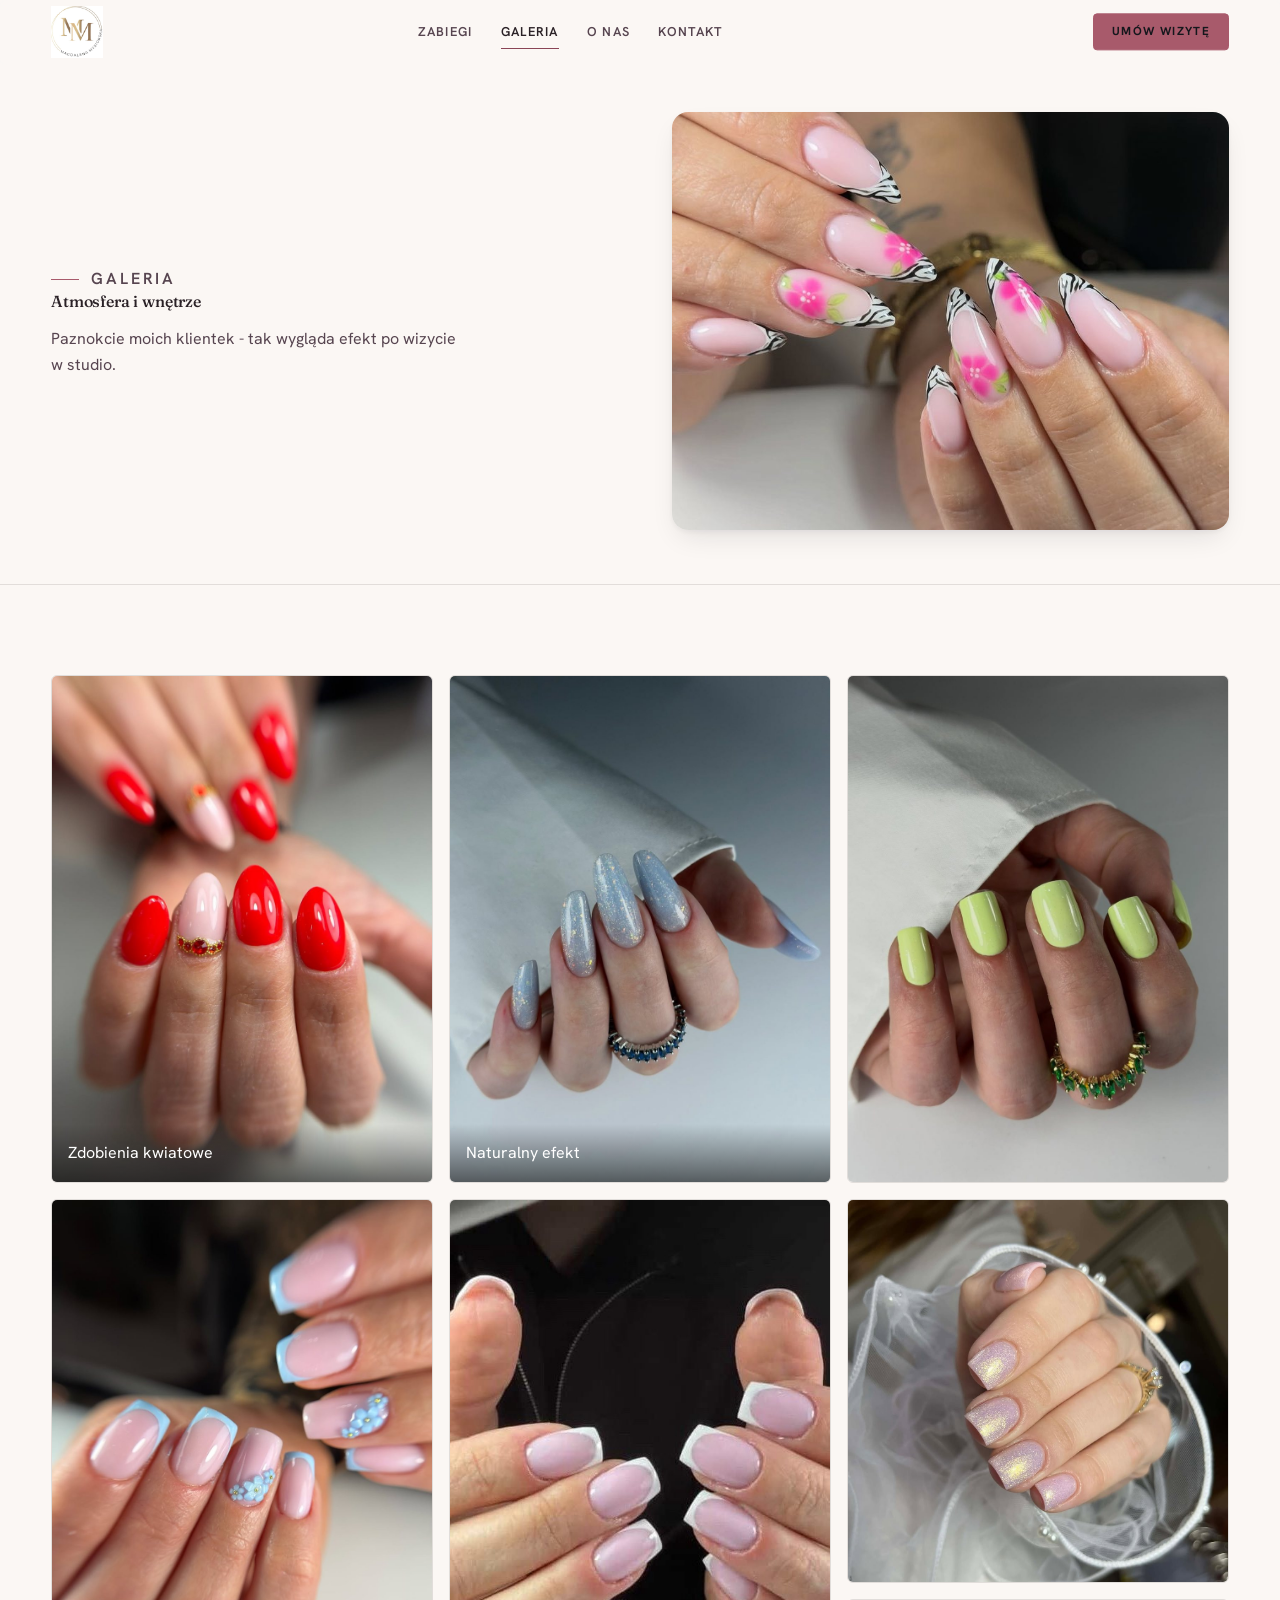
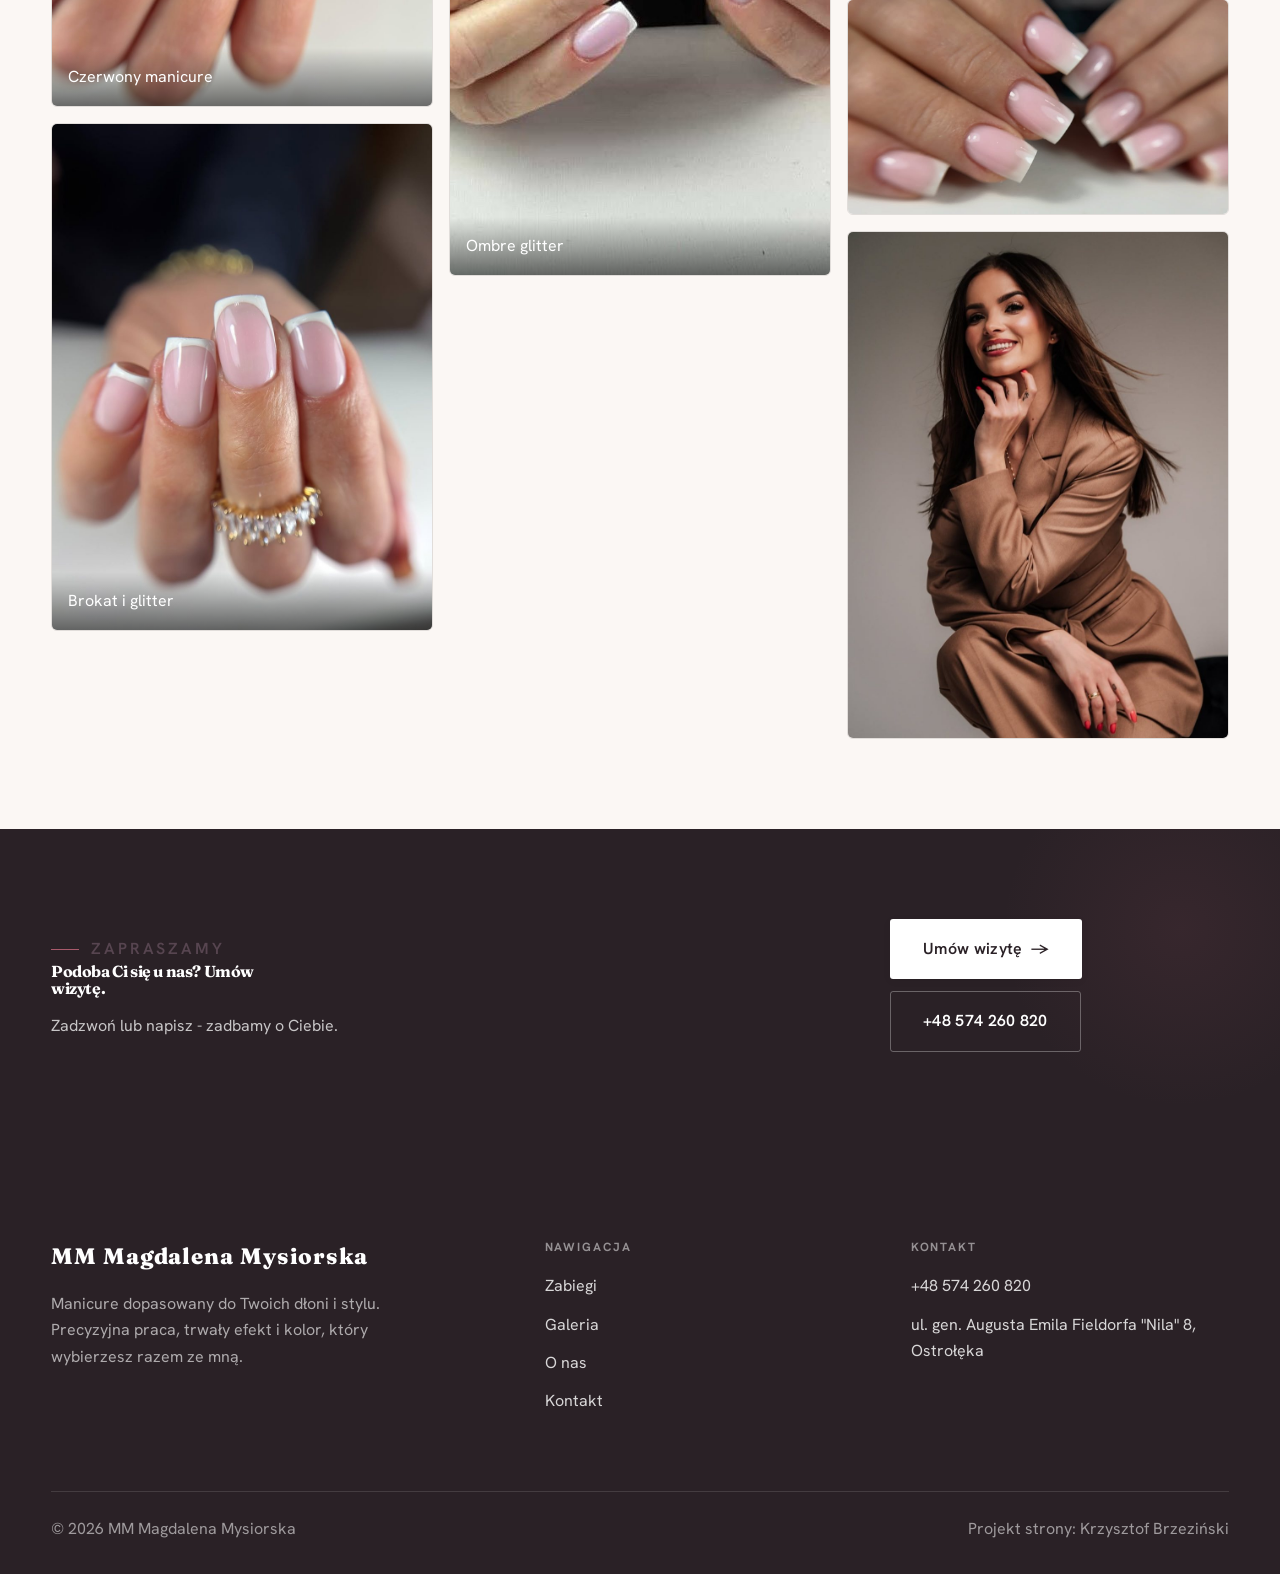
<file: realizacje.html>
<!DOCTYPE html>
<html lang="pl">
<head>
<meta charset="UTF-8">
<meta name="viewport" content="width=device-width, initial-scale=1.0">
<title>Galeria - MM Magdalena Mysiorska</title>
<meta name="description" content="Galeria MM Magdalena Mysiorska: French i brokat, Zdobienia kwiatowe, Czerwony manicure, Brokat i glitter, Naturalny efekt">
<link rel="preconnect" href="https://fonts.googleapis.com">
<link rel="preconnect" href="https://fonts.gstatic.com" crossorigin>
<link href="https://fonts.googleapis.com/css2?family=Fraunces:wght@500;600;700&family=Hanken+Grotesk:wght@400;500;600&display=swap" rel="stylesheet">
<link rel="stylesheet" href="assets/styles.css">
</head>
<body>

<header class="nav">
  <div class="wrap nav-inner">
    <a class="brand brand-has-logo" href="index.html"><img class="brand-logo" src="img/logo.jpg" alt="MM Magdalena Mysiorska"></a>
    <nav class="nav-links">
      <a href="oferta.html">Zabiegi</a>
      <a href="realizacje.html" class="active">Galeria</a>
      <a href="o-nas.html">O nas</a>
      <a href="kontakt.html">Kontakt</a>
      <a href="kontakt.html" class="btn btn-accent">Umów wizytę</a>
    </nav>
    <button class="nav-toggle" aria-label="Menu"><span></span><span></span><span></span></button>
  </div>
</header>

<section class="pagehead pagehead-soft">
  <div class="wrap">
    <figure class="ph-fig reveal"><img src="img/g1.jpg" alt="MM Magdalena Mysiorska - Atmosfera i wnętrze" loading="lazy"></figure>
    <div class="ph-copy reveal">
      <span class="eyebrow">Galeria</span>
      <h1>Atmosfera i wnętrze</h1>
      <p>Paznokcie moich klientek - tak wygląda efekt po wizycie w studio.</p>
    </div>
  </div>
</section>
<section>
  <div class="wrap">
    <div class="gallery-masonry">
      <figure class="m-tile reveal"><img src="img/g2.jpg" alt="Zdobienia kwiatowe" loading="lazy"><div class="cap">Zdobienia kwiatowe</div></figure>
      <figure class="m-tile reveal"><img src="img/g3.jpg" alt="Czerwony manicure" loading="lazy"><div class="cap">Czerwony manicure</div></figure>
      <figure class="m-tile reveal"><img src="img/g4.jpg" alt="Brokat i glitter" loading="lazy"><div class="cap">Brokat i glitter</div></figure>
      <figure class="m-tile reveal"><img src="img/g5.jpg" alt="Naturalny efekt" loading="lazy"><div class="cap">Naturalny efekt</div></figure>
      <figure class="m-tile reveal"><img src="img/g6.jpg" alt="Ombre glitter" loading="lazy"><div class="cap">Ombre glitter</div></figure>
      <figure class="m-tile reveal"><img src="img/g7.jpg" alt="MM Magdalena Mysiorska" loading="lazy"></figure>
      <figure class="m-tile reveal"><img src="img/g8.jpg" alt="MM Magdalena Mysiorska" loading="lazy"></figure>
      <figure class="m-tile reveal"><img src="img/g9.jpg" alt="MM Magdalena Mysiorska" loading="lazy"></figure>
      <figure class="m-tile reveal"><img src="img/about.jpg" alt="MM Magdalena Mysiorska" loading="lazy"></figure>
    </div>
  </div>
</section>
<section class="cta">
  <div class="wrap">
    <div class="reveal">
      <span class="eyebrow">Zapraszamy</span>
      <h2>Podoba Ci się u nas? Umów wizytę.</h2>
      <p>Zadzwoń lub napisz - zadbamy o Ciebie.</p>
    </div>
    <div class="cta-actions reveal">
      <a href="kontakt.html" class="btn btn-light">Umów wizytę <span class="arr">→</span></a>
      <a href="tel:+48574260820" class="btn btn-ghost" style="color:#fff;border-color:rgba(255,255,255,.3)">+48 574 260 820</a>
    </div>
  </div>
</section>

<footer>
  <div class="wrap">
    <div class="foot-grid">
      <div class="foot-brand">
        <div class="name">MM Magdalena Mysiorska</div>
        <p>Manicure dopasowany do Twoich dłoni i stylu. Precyzyjna praca, trwały efekt i kolor, który wybierzesz razem ze mną.</p>
      </div>
      <div class="foot-col">
        <h4>Nawigacja</h4>
        <a href="oferta.html">Zabiegi</a>
        <a href="realizacje.html">Galeria</a>
        <a href="o-nas.html">O nas</a>
        <a href="kontakt.html">Kontakt</a>
      </div>
      <div class="foot-col">
        <h4>Kontakt</h4>
        <a href="tel:+48574260820">+48 574 260 820</a>
        <p>ul. gen. Augusta Emila Fieldorfa "Nila" 8, Ostrołęka</p>
      </div>
    </div>
    <div class="foot-bot">
      <span>© 2026 MM Magdalena Mysiorska</span>
      <span>Projekt strony: Krzysztof Brzeziński</span>
    </div>
  </div>
</footer>
<div class="sticky-reserve"><a class="sr-book" href="kontakt.html">Umów wizytę</a><a class="sr-call" href="tel:+48574260820" aria-label="Zadzwoń"><svg class="ico-tel" width="16" height="16" viewBox="0 0 24 24" fill="none" aria-hidden="true"><path d="M6.6 10.8a15.5 15.5 0 0 0 6.6 6.6l2.2-2.2a1 1 0 0 1 1-.24 11.4 11.4 0 0 0 3.6.58 1 1 0 0 1 1 1V20a1 1 0 0 1-1 1A17 17 0 0 1 3 4a1 1 0 0 1 1-1h3.5a1 1 0 0 1 1 1c0 1.25.2 2.46.58 3.6a1 1 0 0 1-.25 1l-2.23 2.2Z" fill="currentColor"/></svg></a></div>

<script src="assets/main.js"></script>
</body>
</html>
</file>
<file: assets/styles.css>
/* ============================================================
   STOLBASZ — premium, architektoniczny B2B fit-out
   Jasna paleta, zero brązu. System wg premium-web-craft.
   Projekt strony: Krzysztof Brzeziński
   ============================================================ */

:root{
  /* PALETA — jasna, architektoniczna, chłodna */
  --paper:#FBF7F4;          /* główne tło */
  --paper-2:#F1E7E4;        /* sekcje alternatywne (chłodny jasny szary) */
  --paper-3:#F1E7E4;        /* delikatne wypełnienia */
  --ink:#2A2126;            /* tekst główny — chłodny grafit */
  --ink-soft:#574550;       /* nagłówki drugorzędne */
  --muted:#94888C;          /* tekst poboczny */
  --line:rgba(42,33,38,.12);/* hairline */
  --accent:#A85A6B;         /* stonowany petrol-slate — jedyny akcent */
  --accent-d:#8A4456;
  --accent-soft:rgba(168,90,107,.10);
  --dark:#2A2126;           /* sekcje ciemne (stopka/CTA) */

  /* ODSTĘPY — skala 4/8 */
  --space-1:4px; --space-2:8px; --space-3:12px; --space-4:16px; --space-5:24px;
  --space-6:32px; --space-7:48px; --space-8:64px; --space-9:96px; --space-10:128px;

  /* TYPOGRAFIA — fluid clamp() */
  --text-sm:clamp(.82rem,.8rem+.1vw,.9rem);
  --text-base:clamp(1rem,.97rem+.15vw,1.1rem);
  --text-lg:clamp(1.12rem,1.05rem+.3vw,1.3rem);
  --text-h3:clamp(1.2rem,1.1rem+.5vw,1.5rem);
  --text-h2:clamp(1.9rem,1.5rem+1.9vw,2.8rem);
  --text-h1:clamp(2.6rem,1.9rem+3.6vw,4.6rem);

  /* PROMIENIE — architektoniczne, raczej ostre */
  --r-sm:3px; --r-md:6px; --r-lg:10px;

  /* RUCH */
  --ease:cubic-bezier(.25,.46,.45,.94); --dur:.24s;

  /* CIENIE — miękkie, warstwowe */
  --sh-sm:0 1px 2px rgba(16,24,32,.04), 0 2px 8px rgba(16,24,32,.05);
  --sh-md:0 2px 6px rgba(16,24,32,.05), 0 12px 28px -8px rgba(16,24,32,.12);
  --sh-lg:0 6px 14px rgba(16,24,32,.07), 0 26px 56px -18px rgba(16,24,32,.22);

  --hairline:1px solid var(--line);

  --font-display:'Fraunces',serif;
  --font-body:'Hanken Grotesk',sans-serif;
}

*{box-sizing:border-box;margin:0;padding:0}
html{scroll-behavior:smooth}
body{
  font-family:var(--font-body);
  font-size:var(--text-base);
  line-height:1.65;
  color:var(--ink);
  background:var(--paper);
  -webkit-font-smoothing:antialiased;
  text-rendering:optimizeLegibility;
}
img{max-width:100%;display:block}
a{color:inherit;text-decoration:none}

.wrap{width:min(92%,1180px);margin-inline:auto}
section{padding-block:clamp(52px,6.5vw,96px)}

h1,h2,h3{font-family:var(--font-display);font-weight:700;line-height:1.08;letter-spacing:-.02em;color:var(--ink)}
h1{font-size:var(--text-h1);letter-spacing:-.035em}
h2{font-size:var(--text-h2);letter-spacing:-.025em}
h3{font-size:var(--text-h3)}
p{max-width:65ch}

.eyebrow{
  font-family:var(--font-body);
  font-size:var(--text-sm);
  font-weight:600;
  letter-spacing:.18em;
  text-transform:uppercase;
  color:var(--accent);
  display:inline-flex;align-items:center;gap:var(--space-3);
}
.eyebrow::before{content:"";width:28px;height:1px;background:var(--accent);display:inline-block}

.muted{color:var(--muted)}
.lead{font-size:var(--text-lg);line-height:1.55;color:var(--ink-soft);max-width:50ch}

/* ---------- BUTTONS ---------- */
.btn{
  display:inline-flex;align-items:center;gap:var(--space-2);
  font-weight:600;font-size:var(--text-sm);letter-spacing:.02em;
  padding:var(--space-4) var(--space-6);
  border-radius:var(--r-sm);
  transition:transform var(--dur) var(--ease),box-shadow var(--dur) var(--ease),background var(--dur) var(--ease);
  cursor:pointer;border:1px solid transparent;
}
.btn-accent{background:var(--accent);color:#fff;box-shadow:var(--sh-sm)}
.btn-accent:hover{background:var(--accent-d);transform:translateY(-2px);box-shadow:var(--sh-md)}
.btn-accent:active{transform:translateY(0);box-shadow:var(--sh-sm)}
.btn-ghost{background:transparent;color:var(--ink);border-color:var(--line)}
.btn-ghost:hover{border-color:var(--accent);color:var(--accent);transform:translateY(-2px)}
.btn-light{background:#fff;color:var(--ink);box-shadow:var(--sh-sm)}
.btn-light:hover{transform:translateY(-2px);box-shadow:var(--sh-md)}
.btn .arr{transition:transform var(--dur) var(--ease)}
.btn:hover .arr{transform:translateX(4px)}

/* ---------- NAV ---------- */
.nav{
  position:sticky;top:0;z-index:50;
  background:color-mix(in srgb,var(--paper) 88%,transparent);
  backdrop-filter:saturate(140%) blur(10px);
  border-bottom:var(--hairline);
}
.nav-inner{display:flex;align-items:center;justify-content:space-between;height:72px}
.brand{display:flex;flex-direction:column;line-height:1}
.brand .name{font-family:var(--font-display);font-weight:800;font-size:1.35rem;letter-spacing:.04em}
.brand .sub{font-size:.62rem;letter-spacing:.34em;text-transform:uppercase;color:var(--muted);margin-top:5px}
.nav-links{display:flex;align-items:center;gap:var(--space-6)}
.nav-links a{font-size:var(--text-sm);font-weight:500;color:var(--ink-soft);position:relative;padding-block:4px;transition:color var(--dur) var(--ease)}
.nav-links a::after{content:"";position:absolute;left:0;bottom:0;width:0;height:1.5px;background:var(--accent);transition:width var(--dur) var(--ease)}
.nav-links a:hover,.nav-links a.active{color:var(--ink)}
.nav-links a:hover::after,.nav-links a.active::after{width:100%}
.nav-links .btn{padding:var(--space-2) var(--space-5)}
/* przyciski w nav: właściwy kolor (przebij .nav-links a) + bez podkreślenia */
.nav-links a.btn-accent{color:#fff}
.nav-links a.btn-ghost,.nav-links a.btn-light{color:var(--ink)}
.nav-links a.btn::after{display:none}
.nav-toggle{display:none;background:none;border:none;cursor:pointer;flex-direction:column;gap:5px;padding:8px}
.nav-toggle span{width:24px;height:2px;background:var(--ink);transition:var(--dur)}

/* ---------- HERO (split) ---------- */
.hero{position:relative;overflow:hidden;border-bottom:var(--hairline)}
.hero-grid{display:grid;grid-template-columns:1.05fr .95fr;gap:clamp(24px,4vw,60px);align-items:center;
  padding-block:clamp(36px,4.5vw,64px)}
.hero-copy .eyebrow{margin-bottom:var(--space-5)}
.hero-copy h1{margin-bottom:var(--space-5)}
.hero-copy .lead{margin-bottom:var(--space-7)}
.hero-actions{display:flex;flex-wrap:wrap;gap:var(--space-4)}
.hero-art{position:relative;aspect-ratio:4/3;border-radius:var(--r-lg);overflow:hidden;box-shadow:var(--sh-lg)}
.hero-art img{width:100%;height:100%;object-fit:cover}
.hero-art::after{content:"";position:absolute;inset:0;background:linear-gradient(180deg,transparent 55%,rgba(18,24,28,.28))}
.hero-badge{position:absolute;left:var(--space-5);bottom:var(--space-5);z-index:2;
  background:rgba(252,252,251,.94);backdrop-filter:blur(4px);
  border-radius:var(--r-md);padding:var(--space-4) var(--space-5);box-shadow:var(--sh-md);max-width:78%}
.hero-badge strong{display:block;font-family:var(--font-display);font-size:1rem;letter-spacing:-.01em}
.hero-badge span{font-size:var(--text-sm);color:var(--muted)}

/* ---------- HERO duży / kinowy (strona główna) ---------- */
.hero-cine{position:relative;min-height:clamp(560px,82vh,840px);min-height:clamp(560px,82svh,840px);display:flex;align-items:center;overflow:hidden;border-bottom:var(--hairline)}
.hero-cine>img{position:absolute;inset:0;width:100%;height:100%;object-fit:cover;z-index:0}
.hero-cine::after{content:"";position:absolute;inset:0;z-index:1;
  background:linear-gradient(95deg,rgba(13,18,23,.86) 0%,rgba(13,18,23,.64) 32%,rgba(13,18,23,.24) 62%,rgba(13,18,23,.04) 100%)}
.hero-cine .wrap{position:relative;z-index:2;padding-block:var(--space-8)}
.hero-cine .hero-copy{max-width:660px}
.hero-cine .eyebrow{color:#fff;margin-bottom:var(--space-5)}
.hero-cine .eyebrow::before{background:#fff}
.hero-cine h1{color:#fff;margin-bottom:var(--space-5);font-size:clamp(2.9rem,2rem+4.4vw,5.2rem)}
.hero-cine .lead{color:rgba(255,255,255,.92);max-width:48ch;margin-bottom:var(--space-7)}
.hero-cine .hero-actions{display:flex;flex-wrap:wrap;gap:var(--space-4)}
@media(max-width:680px){
  .hero-cine{min-height:clamp(520px,76vh,640px);min-height:clamp(520px,76svh,640px);align-items:flex-end}
  .hero-cine::after{background:linear-gradient(0deg,rgba(13,18,23,.9) 6%,rgba(13,18,23,.45) 55%,rgba(13,18,23,.25) 100%)}
  .hero-cine .wrap{padding-bottom:var(--space-9)}
}

/* full-bleed hero variant (podstrony) */
.pagehead{position:relative;min-height:46vh;min-height:46svh;display:flex;align-items:flex-end;overflow:hidden;border-bottom:var(--hairline)}
.pagehead img{position:absolute;inset:0;width:100%;height:100%;object-fit:cover}
.pagehead::after{content:"";position:absolute;inset:0;background:linear-gradient(180deg,rgba(18,24,28,.25),rgba(18,24,28,.62))}
.pagehead .wrap{position:relative;z-index:2;padding-block:var(--space-9);color:#fff}
.pagehead h1{color:#fff;max-width:18ch}
.pagehead .eyebrow{color:#fff}
.pagehead .eyebrow::before{background:#fff}
.pagehead p{color:rgba(255,255,255,.86);margin-top:var(--space-4);max-width:54ch}

/* ---------- STRIP (pasek skrótów / liczby) ---------- */
.strip{background:var(--dark);color:#fff}
.strip .wrap{display:grid;grid-template-columns:repeat(4,1fr);gap:var(--space-6);padding-block:var(--space-8)}
.strip .item .k{font-family:var(--font-display);font-size:clamp(1.6rem,1.2rem+1.4vw,2.4rem);font-weight:800;letter-spacing:-.02em;color:#fff}
.strip .item .v{font-size:var(--text-sm);color:rgba(255,255,255,.66);margin-top:var(--space-2);line-height:1.45}
.strip .item{border-left:2px solid var(--accent);padding-left:var(--space-5)}

/* ---------- SECTION HEAD ---------- */
.head{max-width:48rem;margin-bottom:var(--space-8)}
.head.center{margin-inline:auto;text-align:center}
.head .eyebrow{margin-bottom:var(--space-4)}
.head h2{margin-bottom:var(--space-4)}
.head p{color:var(--muted);font-size:var(--text-lg);line-height:1.55}
.head.center p{margin-inline:auto}

/* ---------- INTRO SPLIT ---------- */
.split{display:grid;grid-template-columns:.92fr 1.08fr;gap:clamp(28px,5vw,80px);align-items:center}
.split.rev{grid-template-columns:1.08fr .92fr}
.split.rev .split-art{order:-1}
.split-art{position:relative;aspect-ratio:5/4;border-radius:var(--r-lg);overflow:hidden;box-shadow:var(--sh-lg)}
.split-art img{width:100%;height:100%;object-fit:cover}
.split-copy h2{margin-bottom:var(--space-5)}
.split-copy p+p{margin-top:var(--space-4)}
.split-copy .btn{margin-top:var(--space-6)}

/* ---------- SERVICES (zakres) ---------- */
.svc-grid{display:grid;grid-template-columns:repeat(auto-fit,minmax(280px,1fr));gap:var(--space-5)}
.svc{background:#fff;border:var(--hairline);border-radius:var(--r-md);padding:var(--space-7) var(--space-6);
  transition:transform var(--dur) var(--ease),box-shadow var(--dur) var(--ease),border-color var(--dur) var(--ease);
  position:relative;overflow:hidden}
.svc::before{content:"";position:absolute;left:0;top:0;width:3px;height:0;background:var(--accent);transition:height var(--dur) var(--ease)}
.svc:hover{transform:translateY(-4px);box-shadow:var(--sh-md);border-color:transparent}
.svc:hover::before{height:100%}
.svc .ic{font-family:var(--font-display);font-size:.8rem;font-weight:700;letter-spacing:.12em;color:var(--accent);margin-bottom:var(--space-4)}
.svc h3{margin-bottom:var(--space-3);font-size:1.22rem}
.svc p{color:var(--muted);font-size:var(--text-base);line-height:1.6}

/* big detailed service rows */
.svc-row{display:grid;grid-template-columns:.8fr 1.2fr;gap:clamp(20px,4vw,60px);align-items:center;padding-block:var(--space-8)}
.svc-row+.svc-row{border-top:var(--hairline)}
.svc-row.rev{grid-template-columns:1.2fr .8fr}
.svc-row.rev .svc-row-art{order:-1}
.svc-row-art{aspect-ratio:4/3;border-radius:var(--r-md);overflow:hidden;box-shadow:var(--sh-md)}
.svc-row-art img{width:100%;height:100%;object-fit:cover}
.svc-row h3{font-size:1.5rem;margin-bottom:var(--space-4)}
.svc-row .num{font-family:var(--font-display);font-size:.85rem;font-weight:700;letter-spacing:.14em;color:var(--accent);display:block;margin-bottom:var(--space-3)}
.svc-row ul{list-style:none;margin-top:var(--space-4);display:flex;flex-direction:column;gap:var(--space-2)}
.svc-row li{position:relative;padding-left:var(--space-5);color:var(--muted);font-size:var(--text-base)}
.svc-row li::before{content:"";position:absolute;left:0;top:.62em;width:8px;height:1px;background:var(--accent)}

/* ---------- GALLERY (realizacje) ---------- */
.gallery{display:grid;grid-template-columns:repeat(12,1fr);gap:var(--space-4);grid-auto-rows:200px}
/* GALERIA MASONRY — pionowe zdjęcia (portrety beauty/wellness) bez przycinania: kolumny, height auto */
.gallery-masonry{column-count:3;column-gap:var(--space-4)}
@media(max-width:900px){.gallery-masonry{column-count:2}}
@media(max-width:560px){.gallery-masonry{column-count:1}}
.gallery-masonry .m-tile{break-inside:avoid;margin:0 0 var(--space-4);padding:0;position:relative;overflow:hidden;border-radius:var(--r-md);border:1px solid var(--line)}
.gallery-masonry .m-tile img{width:100%;height:auto;display:block}
.gallery-masonry .m-tile .cap{position:absolute;left:0;right:0;bottom:0;padding:var(--space-4);color:#fff;background:linear-gradient(0deg,rgba(0,0,0,.55),transparent);font-size:var(--text-sm)}
.gallery-masonry .m-tile .cap small{display:block;font-weight:400;opacity:.78;letter-spacing:.04em;text-transform:uppercase;font-size:.66rem;margin-top:3px}
.tile{position:relative;overflow:hidden;border-radius:var(--r-md);box-shadow:var(--sh-sm);
  transition:transform var(--dur) var(--ease),box-shadow var(--dur) var(--ease)}
.tile img{width:100%;height:100%;object-fit:cover;transition:transform .6s var(--ease)}
.tile:hover{box-shadow:var(--sh-md)}
.tile:hover img{transform:scale(1.05)}
.tile .cap{position:absolute;left:0;right:0;bottom:0;padding:var(--space-5) var(--space-4) var(--space-4);
  background:linear-gradient(transparent,rgba(18,24,28,.78));color:#fff;
  font-size:var(--text-sm);font-weight:600;letter-spacing:.01em;
  opacity:0;transform:translateY(8px);transition:var(--dur) var(--ease)}
.tile:hover .cap{opacity:1;transform:translateY(0)}
.tile .cap small{display:block;font-weight:400;opacity:.78;letter-spacing:.04em;text-transform:uppercase;font-size:.66rem;margin-top:3px}
/* bento spans */
.t-wide{grid-column:span 6}
.t-tall{grid-column:span 6;grid-row:span 2}
.t-std{grid-column:span 6}
.t-third{grid-column:span 4}
.t-two3{grid-column:span 8}

/* ---------- TRUST / WIARYGODNOŚĆ ---------- */
.trust{background:var(--paper-2)}
.trust-grid{display:grid;grid-template-columns:repeat(auto-fit,minmax(240px,1fr));gap:var(--space-5);margin-top:var(--space-7)}
.trust-card{background:#fff;border-radius:var(--r-md);padding:var(--space-7) var(--space-6);box-shadow:var(--sh-sm);border-top:3px solid var(--accent)}
.trust-card .big{font-family:var(--font-display);font-size:clamp(1.8rem,1.3rem+1.6vw,2.6rem);font-weight:800;letter-spacing:-.02em;color:var(--ink);line-height:1}
.trust-card h3{font-size:1.12rem;margin:var(--space-3) 0 var(--space-2)}
.trust-card p{color:var(--muted);font-size:var(--text-base);line-height:1.55}

/* ---------- CTA band ---------- */
.cta{background:var(--dark);color:#fff;position:relative;overflow:hidden}
.cta .wrap{display:grid;grid-template-columns:1.4fr .6fr;gap:var(--space-7);align-items:center;position:relative;z-index:2}
.cta h2{color:#fff;max-width:20ch}
.cta p{color:rgba(255,255,255,.74);margin-top:var(--space-4)}
.cta-actions{display:flex;flex-direction:column;gap:var(--space-3);align-items:flex-start}
.cta::before{content:"";position:absolute;right:-80px;top:-80px;width:360px;height:360px;border-radius:50%;
  background:radial-gradient(circle,var(--accent-soft),transparent 70%)}

/* ---------- CONTACT ---------- */
.contact-grid{display:grid;grid-template-columns:.85fr 1.15fr;gap:clamp(28px,4vw,56px);align-items:start}
.info-list{display:flex;flex-direction:column;gap:var(--space-2)}
.info-row{display:flex;gap:var(--space-4);align-items:flex-start;padding-block:var(--space-4);border-bottom:var(--hairline)}
.info-row .ic{flex:none;width:42px;height:42px;display:grid;place-items:center;border-radius:50%;
  background:var(--accent-soft);color:var(--accent);font-size:1.05rem}
.info-row .lbl{font-size:.72rem;letter-spacing:.14em;text-transform:uppercase;color:var(--muted)}
.info-row .val{font-weight:600;font-size:var(--text-base);margin-top:2px}
.info-row a.val:hover{color:var(--accent)}
.map{border:none;border-radius:var(--r-lg);box-shadow:var(--sh-md);width:100%;height:100%;min-height:380px;filter:grayscale(.2) contrast(1.02)}
.form{background:#fff;border:var(--hairline);border-radius:var(--r-lg);padding:clamp(24px,3vw,40px);box-shadow:var(--sh-sm)}
.form .fld{margin-bottom:var(--space-5)}
.form label{display:block;font-size:var(--text-sm);font-weight:600;margin-bottom:var(--space-2)}
.form input,.form textarea{width:100%;font-family:inherit;font-size:var(--text-base);color:var(--ink);
  padding:var(--space-4);border:var(--hairline);border-radius:var(--r-sm);background:var(--paper);transition:border-color var(--dur)}
.form input:focus,.form textarea:focus{outline:none;border-color:var(--accent);background:#fff}
.form textarea{resize:vertical;min-height:120px}
.form .note{font-size:var(--text-sm);color:var(--muted);margin-top:var(--space-3)}

/* ---------- FOOTER ---------- */
footer{background:var(--dark);color:#fff;padding-block:var(--space-9) var(--space-6)}
.foot-grid{display:grid;grid-template-columns:1.4fr 1fr 1fr;gap:var(--space-7);margin-bottom:var(--space-8)}
.foot-brand .name{font-family:var(--font-display);font-weight:800;font-size:1.4rem;letter-spacing:.04em}
.foot-brand p{color:rgba(255,255,255,.62);margin-top:var(--space-4);font-size:var(--text-base);max-width:38ch}
.foot-col h4{font-size:.74rem;letter-spacing:.16em;text-transform:uppercase;color:rgba(255,255,255,.5);margin-bottom:var(--space-4)}
.foot-col a,.foot-col p{display:block;color:rgba(255,255,255,.82);font-size:var(--text-base);margin-bottom:var(--space-3)}
.foot-col a:hover{color:#fff}
.foot-bot{border-top:1px solid rgba(255,255,255,.12);padding-top:var(--space-5);display:flex;justify-content:space-between;flex-wrap:wrap;gap:var(--space-3);
  font-size:var(--text-sm);color:rgba(255,255,255,.55)}
.foot-bot a:hover{color:#fff}

/* ---------- REVEAL ---------- */
.reveal{opacity:0;transform:translateY(22px);transition:opacity .6s var(--ease),transform .6s var(--ease)}
.reveal.in{opacity:1;transform:none}

/* ---------- RESPONSIVE ---------- */
@media(max-width:920px){
  .hero-grid,.split,.split.rev,.svc-row,.svc-row.rev,.cta .wrap,.contact-grid,.foot-grid{grid-template-columns:1fr}
  .split.rev .split-art,.svc-row.rev .svc-row-art{order:0}
  .hero-art{aspect-ratio:16/10;max-height:420px}
  .strip .wrap{grid-template-columns:repeat(2,1fr);gap:var(--space-7)}
  .gallery{grid-auto-rows:180px}
  .t-wide,.t-tall,.t-std,.t-third,.t-two3{grid-column:span 6}
  .t-tall{grid-row:span 1}
  .cta-actions{flex-direction:row;flex-wrap:wrap}
  .foot-grid{gap:var(--space-6)}
}
@media(max-width:680px){
  .nav-links{position:fixed;inset:72px 0 auto 0;background:var(--paper);flex-direction:column;align-items:stretch;
    gap:0;padding:var(--space-4) 6%;border-bottom:var(--hairline);box-shadow:var(--sh-md);
    transform:translateY(-120%);transition:transform var(--dur) var(--ease)}
  .nav-links.open{transform:translateY(0)}
  .nav-links a{padding-block:var(--space-4);border-bottom:var(--hairline)}
  .nav-links .btn{margin-top:var(--space-3);justify-content:center}
  .nav-toggle{display:flex}
  .strip .wrap{grid-template-columns:1fr}
  .gallery{grid-template-columns:repeat(6,1fr)}
  .foot-grid{grid-template-columns:1fr}
}
@media(prefers-reduced-motion:reduce){
  *{animation-duration:.01ms!important;transition:none!important}
  .reveal{opacity:1!important;transform:none!important}
  html{scroll-behavior:auto}
}

/* ============================================================
   PREMIUM LAYER — destylat deep-researchu branż (anty-AI, spokój).
   Zmienne STOLBASZ (--accent/--ink/--paper/--line/--dark). Ruch ledwo
   zauważalny, krzywa cubic-bezier(.16,.84,.44,1); prefers-reduced-motion
   pokryte blanketem wyżej. Karty hairline zamiast cieni = #1 sygnał „nie-AI".
   ============================================================ */

/* więcej oddechu między sekcjami (liderzy: 110-130px) */
section{padding-block:clamp(64px,8vw,128px)}

/* 1) Aksamitny reveal — dłuższa, miękka krzywa zamiast „skoku" */
.reveal{transition:opacity .9s cubic-bezier(.16,.84,.44,1),transform .9s cubic-bezier(.16,.84,.44,1);will-change:opacity,transform}
/* stagger TYLKO w galerii (tam pozycja = porządek dzieci) */
.gallery .reveal:nth-child(2){transition-delay:.07s}
.gallery .reveal:nth-child(3){transition-delay:.14s}
.gallery .reveal:nth-child(4){transition-delay:.21s}
.gallery .reveal:nth-child(5){transition-delay:.28s}
.gallery .reveal:nth-child(6){transition-delay:.35s}

/* 2) Hero STATYCZNY na .hero-cine — Ken Burns CAŁKIEM WYŁĄCZONY 26.06 (3. zgłoszenie Szymona).
   GENEZA: animowanie scale na <img> hero z teksturami (cegły/framugi) re-samplinguje obraz
   klatka po klatce → na części ekranów drobne drganie/shimmer = „heroshot się trzęsie".
   translateY usunięto wcześniej, scale-only + will-change/GPU NIE wystarczyły do GWARANCJI gładkości.
   Krzysztof zażądał pewności („make sure, że błąd się nie pojawi") > efekt. Zero animacji = 0% drgania.
   Delikatny zoom zostaje TYLKO w pełnoekranowych hero gastro/studio (hg-bg/hs-bg — tło, inny
   mechanizm, chwalone, nigdy nie zgłaszane). NIE wracać do KB na .hero-cine bez realnego testu
   na sprzęcie klienta — to ryzyko regresji „trzęsienia”. */
/* BEZPIECZNY "wow" na hero = jednorazowy FADE-IN (opacity), nie zoom.
   opacity nie dotyka bitmapy → gładkie na KAŻDYM zdjęciu/ekranie/GPU, zero ryzyka migotania.
   Geometryczny ruch (scale/translate) na .hero-cine jest ZAKAZANY (bramka pilnuje). */
@keyframes heroFade{from{opacity:0}to{opacity:1}}
.hero-cine>img{transform:none;animation:heroFade 1.1s ease-out both}

/* 3) Akcentowy hairline pod nagłówkiem sekcji, który „rysuje się" przy wejściu */
.head h2{position:relative;padding-bottom:18px}
.head h2::after{content:"";position:absolute;left:0;bottom:0;height:1px;width:0;background:var(--accent);transition:width 1s cubic-bezier(.16,.84,.44,1) .15s}
.head.center h2::after{left:50%;transform:translateX(-50%)}
.head.reveal.in h2::after,.head.center.reveal.in h2::after{width:54px}

/* 4) Karty HAIRLINE zamiast cieni/zaokrągleń (najmocniejszy anty-AI detal) */
.svc{background:transparent;border:1px solid var(--line);border-radius:var(--r-sm);box-shadow:none}
.svc:hover{box-shadow:none;border-color:var(--accent);transform:translateY(-3px)}
.trust-card{background:transparent;box-shadow:none;border:1px solid var(--line);border-top:2px solid var(--accent);border-radius:var(--r-sm)}
.tile{box-shadow:none;border-radius:var(--r-sm)}
.tile:hover{box-shadow:none}

/* 5) Sticky-nav kondensuje się po przewinięciu (sygnał dopracowania) */
.nav{transition:box-shadow .4s ease,background .4s ease}
.nav.is-stuck{box-shadow:0 1px 0 var(--line),0 14px 30px -24px rgba(0,0,0,.45)}
.nav-inner{transition:height .35s var(--ease)}
.nav.is-stuck .nav-inner{height:60px}

/* 6) MANIFESTO — pełnoekranowy cytat-bohater (zastępuje generyczne „Dlaczego my") */
.manifesto{background:var(--paper-2);text-align:center}
.manifesto .wrap{max-width:60rem}
.manifesto p{font-family:var(--font-display);font-style:italic;font-size:clamp(1.6rem,1rem+2.4vw,2.8rem);line-height:1.32;color:var(--ink-soft);margin-inline:auto;max-width:26ch;position:relative;padding-top:var(--space-8)}
.manifesto p::before{content:"";position:absolute;top:0;left:50%;transform:translateX(-50%);width:54px;height:1px;background:var(--accent)}
.manifesto p span{color:var(--accent);font-style:italic}

/* 7) GATEWAYS — 3 duże bramy-zdjęcia (zamiast paska menu usług) */
.gateways{display:grid;grid-template-columns:repeat(3,1fr);gap:var(--space-4)}
.gateway{position:relative;aspect-ratio:3/4;overflow:hidden;border-radius:var(--r-sm);display:block}
.gateway img{width:100%;height:100%;object-fit:cover;transition:transform .8s var(--ease),filter .5s var(--ease)}
.gateway::after{content:"";position:absolute;inset:0;background:linear-gradient(180deg,transparent 38%,rgba(18,24,28,.74))}
.gateway:hover img{transform:scale(1.05);filter:brightness(1.05)}
.gateway .g-ttl{position:absolute;left:0;right:0;bottom:0;z-index:2;padding:var(--space-6) var(--space-5);color:#fff;font-family:var(--font-display);font-size:1.45rem;letter-spacing:-.01em;line-height:1.15}
.gateway .g-ttl small{display:block;font-family:var(--font-body);font-size:var(--text-sm);font-weight:400;opacity:.82;letter-spacing:.03em;margin-top:5px}
@media(max-width:760px){.gateways{grid-template-columns:1fr}.gateway{aspect-ratio:16/10}}

/* 8) LOGO klienta w nagłówku (gdy podane --logo) */
/* 52px domyślnie (feedback Bartka 06.07.2026: 40px ginęło, uwaga padła 3x; ~56px sprawdzone na żywym demie anna-borowiec-makeup) */
.brand-logo{height:52px;width:auto;max-width:240px;object-fit:contain;display:block}
.nav.is-stuck .brand-logo{height:44px}
@media(max-width:680px){.brand-logo{height:40px}}

/* === rodzina: wellness === */
/* ============================================================
   RODZINA: WELLNESS (beauty / spa / head spa / masaż / kosmetologia)
   Doklejane NA WIERZCH base.css. Skin beauty (Fraunces + śliwka) lub spa (Marcellus + złoto).
   Filozofia: ATMOSFERA + ZADBANIE O SIEBIE + "Umów wizytę". Miękko, zmysłowo, spokojnie.
   Tokeny TYLKO istniejące. Ceny/zabiegi/specjaliści/before-after tylko realne.
   ============================================================ */

/* --- Miększe, eleganckie karty --- */
.svc,.trust-card,.tile,.gateway,.split-art,.svc-row-art{border-radius:var(--r-lg)}

/* --- CENNIK / ZABIEGI (kategorie; ceny tylko gdy realne) - reuzyte z gastro --- */
.menu-sec{background:var(--paper-2)}
.menu-cats{display:grid;grid-template-columns:repeat(2,1fr);gap:var(--space-7) var(--space-8);max-width:62rem;margin:0 auto}
.menu-cat{border-top:1px solid var(--accent);padding-top:var(--space-4)}
.menu-cat h3{font-family:var(--font-display);font-size:1.35rem;letter-spacing:.01em;margin-bottom:var(--space-3)}
.menu-cat p{color:var(--muted);font-size:var(--text-base);line-height:1.65}
.menu-note{text-align:center;color:var(--muted);font-size:var(--text-sm);margin-top:var(--space-8);max-width:52ch;margin-inline:auto}
@media(max-width:760px){.menu-cats{grid-template-columns:1fr;gap:var(--space-6)}}

/* --- ZESPÓŁ / SPECJALISTKI (renderowane TYLKO z realnych danych) - reuzyte z kliniki --- */
.zespol-grid{display:grid;grid-template-columns:repeat(auto-fit,minmax(15rem,1fr));gap:var(--space-6)}
.doc{margin:0;background:var(--paper);border:1px solid var(--line);border-radius:var(--r-lg);overflow:hidden;
  transition:transform .3s var(--ease),box-shadow .3s var(--ease)}
.doc:hover{transform:translateY(-5px);box-shadow:var(--sh-md)}
.doc-photo{aspect-ratio:4/5;overflow:hidden;background:var(--paper-2)}
.doc-photo img{width:100%;height:100%;object-fit:cover;transition:transform .6s var(--ease)}
.doc:hover .doc-photo img{transform:scale(1.04)}
.doc figcaption{padding:var(--space-5)}
.doc-role{display:inline-block;font-size:.72rem;font-weight:700;letter-spacing:.14em;text-transform:uppercase;
  color:var(--accent);margin-bottom:var(--space-2)}
.doc-name{font-family:var(--font-display);font-size:1.15rem;margin-bottom:var(--space-2);line-height:1.2}
.doc-bio{color:var(--muted);font-size:var(--text-sm);line-height:1.55}

/* --- STICKY "Umów wizytę" (mobile) --- */
.sticky-reserve{display:none}
@media(max-width:820px){
  .sticky-reserve{display:flex;position:fixed;left:0;right:0;bottom:0;z-index:90;
    background:var(--line);box-shadow:0 -6px 20px -10px rgba(0,0,0,.4)}
  .sticky-reserve a{padding:15px 8px;text-align:center;font-weight:700;font-size:.95rem;letter-spacing:.01em}
  .sr-book{flex:1;background:var(--accent);color:#fff}
  .sr-call{width:60px;background:var(--paper);color:var(--ink);font-size:1.15rem;border-left:1px solid var(--line)}
  body{padding-bottom:56px}
}

/* ============================================================
   FAZA 3 - OSOBNY UKŁAD WELLNESS (research wf_840d7930 + krytyka z policzonym WCAG). Doklejane na wierzch.
   Tożsamość: SPOKÓJ / ODDECH / ZMYSŁOWOŚĆ - jasno, miękko, editorialowo. Przeciwieństwo techniki DOM i dramatu AUTO.
   ============================================================ */

/* --- P0 KONTRAST (krytyka policzyła WCAG na skórkach): naprawy, bo predeploy NIE testuje kontrastu --- */
/* CTA na akcencie: spa złoto #B0894B + biel = 3.22 FAIL -> tło accent-d (ciemniejsze) = PASS */
.btn-accent{background:var(--accent-d);border-color:var(--accent-d);color:#fff}
.btn-accent:hover{background:var(--accent);border-color:var(--accent);color:#fff}
.sticky-reserve .sr-book{background:var(--accent-d);color:#fff}
/* eyebrow TEKST = ink-soft (akcent jako tekst na cream pada 2.5-2.9); kreska ::before zostaje akcentowa (dekoracja) */
.eyebrow{color:var(--ink-soft)}
.eyebrow::before{background:var(--accent)}
/* opisy mutedem na paper-2 padają (2.8-2.9) -> ink-soft */
.menu-cat p,.menu-note,.doc-bio,.cn-desc,.ryt-copy p{color:var(--ink-soft)}

/* --- Miękkie krzywizny: cap 16px (nie 22 = "karta z apki"); delikatny hover (bez ostrego lift) --- */
.svc,.trust-card,.tile,.gateway,.split-art,.svc-row-art,.doc,.hs-fig,.ph-fig{border-radius:16px}
.doc:hover{transform:translateY(-3px);box-shadow:var(--sh-sm)}
section{padding-block:clamp(74px,10vh,124px)}   /* nieco więcej oddechu niż reszta rodzin */

/* (NAV usunięty - generuje go silnik multipage.py: _nav_css + sekcja "NAV NOBU (silnik): wellness") */

/* === HERO WELLNESS: editorial SPLIT na bieli, zdjęcie OPRAWIONE (offset passe-partout), STATYCZNE (bez Ken Burns) === */
.hero-spa{position:relative;background:var(--paper);padding-top:clamp(6.5rem,12vh,9rem);padding-bottom:clamp(3rem,8vh,6rem)}
.hero-spa .wrap{display:grid;grid-template-columns:1.05fr 1fr;gap:clamp(2rem,5vw,5rem);align-items:center}
.hs-copy{max-width:46ch}
.hs-claim{font-family:var(--font-display);font-weight:500;line-height:1.06;letter-spacing:-.005em;
  font-size:clamp(2.3rem,1.7rem+3vw,3.9rem);color:var(--ink);margin:var(--space-4) 0 var(--space-5)}
.hs-lead{color:var(--ink-soft);font-size:var(--text-lg);line-height:1.6;max-width:44ch;margin-bottom:var(--space-7)}
.hs-cta{border-radius:999px}
.hs-rating{margin-top:var(--space-5);color:var(--ink-soft);font-weight:600;letter-spacing:.01em;font-size:var(--text-sm)}
.hs-fig{position:relative;aspect-ratio:4/5;border-radius:16px;overflow:hidden;box-shadow:var(--sh-lg);isolation:isolate}
.hs-fig img{width:100%;height:100%;object-fit:cover;display:block}   /* hero = EAGER (bez lazy), STATYCZNE - bez animacji scale */
.hs-fig::after{content:"";position:absolute;inset:0;border:1px solid rgba(255,255,255,.5);border-radius:16px;pointer-events:none} /* delikatne passe-partout wewnątrz */
.hero-spa::before{content:"";position:absolute;right:clamp(1rem,4vw,3rem);top:clamp(5.5rem,11vh,8rem);bottom:clamp(2.5rem,7vh,5rem);
  width:min(38%,30rem);border:1px solid color-mix(in srgb,var(--accent) 40%,transparent);border-radius:16px;transform:translate(14px,14px);z-index:0;pointer-events:none} /* offsetowa ramka „matted print" za zdjęciem - sygnatura, nie zwykły split */
.hero-spa .wrap{position:relative;z-index:1}
@media(max-width:860px){
  .hero-spa .wrap{grid-template-columns:1fr;gap:var(--space-7)}
  .hs-fig{aspect-ratio:5/4;order:-1}
  .hero-spa::before{display:none}                /* offset-ramka tylko desktop (anty horizontal-scroll na mobile) */
}

/* === RYTUAŁ: naprzemienne editorialowe wiersze (zdjęcie + duży serif-numerał), hairline między - WŁASNY układ === */
.ryt-list{margin-top:var(--space-8);display:flex;flex-direction:column}
.ryt-row{display:grid;grid-template-columns:1fr 1fr;gap:clamp(1.6rem,4vw,4rem);align-items:center;
  padding-block:clamp(2rem,4vh,3.2rem);border-top:1px solid var(--line)}
.ryt-row:last-child{border-bottom:1px solid var(--line)}
.ryt-row:nth-child(even) .ryt-fig{order:2}        /* naprzemienność: zdjęcie raz lewo raz prawo */
.ryt-fig{margin:0;aspect-ratio:5/4;border-radius:16px;overflow:hidden;background:var(--paper-2)}
.ryt-fig img{width:100%;height:100%;object-fit:cover}
.ryt-no{display:block;font-family:var(--font-display);font-weight:500;font-size:clamp(2.4rem,4vw,3.6rem);
  line-height:1;color:var(--accent);opacity:.55;margin-bottom:var(--space-3)}
.ryt-copy h3{font-family:var(--font-display);font-weight:500;font-size:clamp(1.4rem,2.4vw,1.9rem);letter-spacing:-.01em;margin-bottom:var(--space-3)}
.ryt-copy p{font-size:var(--text-base);line-height:1.65;max-width:42ch}
@media(max-width:760px){.ryt-row{grid-template-columns:1fr;gap:var(--space-5)}.ryt-row .ryt-fig{order:-1!important}}

/* === CENNIK WELLNESS: editorialowa LISTA zabiegów (wiersze hairline), NIE siatka gastro === */
.cennik{max-width:60rem;margin:var(--space-8) auto 0;display:flex;flex-direction:column}
.cennik-row{display:grid;grid-template-columns:minmax(12rem,1fr) 1.6fr;gap:clamp(1rem,3vw,3rem);
  padding-block:var(--space-5);border-top:1px solid var(--line);align-items:baseline}
.cennik-row:last-child{border-bottom:1px solid var(--line)}
.cn-name h3{font-family:var(--font-display);font-weight:500;font-size:1.3rem;letter-spacing:-.005em;line-height:1.2}
.cn-desc{color:var(--ink-soft);font-size:var(--text-base);line-height:1.6}
@media(max-width:680px){.cennik-row{grid-template-columns:1fr;gap:var(--space-2)}}

/* === PAGEHEAD JASNY (wellness): cream + ink + zdjęcie oprawione (reset ciemnego base .pagehead) === */
.pagehead-soft{min-height:0;overflow:visible;background:var(--paper);border-bottom:1px solid var(--line);
  padding-top:clamp(7rem,12vh,9.5rem);padding-bottom:clamp(2.5rem,6vh,4.5rem);display:block}
.pagehead-soft::after{display:none}
.pagehead-soft .wrap{position:relative;z-index:1;display:grid;grid-template-columns:1fr 1fr;gap:clamp(2rem,5vw,4.5rem);
  align-items:center;color:var(--ink);padding-block:0}
.pagehead-soft h1{color:var(--ink);font-family:var(--font-display);font-weight:500;letter-spacing:-.01em;max-width:16ch}
.pagehead-soft .eyebrow{color:var(--ink-soft)}
.pagehead-soft .eyebrow::before{background:var(--accent)}
.pagehead-soft p{color:var(--ink-soft);margin-top:var(--space-4);max-width:46ch}
.pagehead-soft .ph-fig{margin:0;aspect-ratio:4/3;border-radius:16px;overflow:hidden;box-shadow:var(--sh-md)}
.pagehead-soft .ph-fig img{width:100%;height:100%;object-fit:cover}
.pagehead-soft .ph-copy{order:-1}   /* figure PIERWSZE w DOM (blur-guard) -> copy wizualnie z lewej przez order */
@media(max-width:860px){.pagehead-soft .wrap{grid-template-columns:1fr}.pagehead-soft .ph-copy{order:0}.pagehead-soft .ph-fig{aspect-ratio:16/10}}

/* === VOUCHER: miękki blush-band (JEDEN akcentowy band na stronie, nie co druga sekcja) === */
.voucher{background:color-mix(in srgb,var(--accent) 9%,var(--paper));text-align:center}
.voucher h2{font-family:var(--font-display);font-weight:500}
.voucher .wrap{max-width:52rem}

/* === RYTM TŁA: cennik wraca na cream (nie paper-2), żeby blush-voucher był jedynym akcentem === */
.menu-sec{background:var(--paper)}

/* === NAV NOBU (silnik): wellness === */
.nav{position:fixed;left:0;right:0;backdrop-filter:none;border-bottom:1px solid transparent;z-index:100;transition:transform .35s var(--ease),background .35s ease,box-shadow .35s ease}
.nav.nav-hidden{transform:translateY(-100%)}
.nav.is-stuck{background:transparent;box-shadow:none;border-bottom-color:transparent}
.nav.is-stuck .nav-inner{height:64px}
.nav .brand{flex-direction:row;align-items:baseline;gap:.6rem;line-height:1}
.nav .brand .name{font-family:var(--font-display);font-weight:600;font-size:1.5rem;text-transform:uppercase;letter-spacing:.14em}
.nav .brand .sub{margin-top:0;padding-left:.65rem;border-left:1px solid currentColor;font-size:.66rem;font-weight:600;letter-spacing:.22em;text-transform:uppercase}
.nav .nav-links a{font-size:.8rem;font-weight:600;text-transform:uppercase;letter-spacing:.1em;padding-block:6px}
.nav .nav-links a::after{height:1px}
.nav .nav-links a.btn-accent{font-size:.73rem;font-weight:700;text-transform:uppercase;letter-spacing:.12em;padding:.5rem 1.1rem;border-radius:4px;box-shadow:none}
.nav .nav-links a.btn-accent:hover{transform:none;box-shadow:none}
.nav .nav-links a.btn-accent{background:var(--accent);border:1px solid var(--accent);color:#14171c}
.nav .nav-links a.btn-accent:hover{background:var(--accent);border-color:var(--accent);color:#14171c;filter:brightness(1.07)}
.nav{background:color-mix(in srgb,var(--paper) 82%,transparent);backdrop-filter:saturate(140%) blur(10px)}
.nav .brand .name{color:var(--ink)}
.nav .brand .sub{color:var(--accent-d)}
.nav .nav-links a:not(.btn-accent){color:var(--ink-soft)}
.nav .nav-links a:not(.btn-accent):hover,.nav .nav-links a.active:not(.btn-accent){color:var(--ink)}
.nav .nav-links a:not(.btn-accent)::after{background:var(--accent-d)}
.nav .nav-toggle span{background:var(--ink)}
.nav.nav-solid{background:color-mix(in srgb,var(--paper) 96%,transparent);border-bottom:var(--hairline);box-shadow:0 10px 30px -24px rgba(0,0,0,.25)}
.nav.nav-hidden{box-shadow:none}
@media(min-width:681px){
.nav .nav-inner{position:relative;height:64px}
.nav .nav-links{flex:1;justify-content:center;gap:clamp(1rem,2.2vw,1.9rem);padding-right:12rem}
.nav .nav-links a.btn-accent{position:absolute;right:0;top:50%;transform:translateY(-50%);margin:0}
}
@media(max-width:680px){
.nav .nav-links:not(.open){transform:translateY(-160%);visibility:hidden}
.nav .nav-links.open{visibility:visible}
.nav .brand .name{font-size:1.12rem;letter-spacing:.1em}
.nav .brand .sub{display:none}
.nav .brand{min-width:0;overflow:hidden}
}

/* === focal-point zdjęć (smartcrop) — cover nie utnie twarzy/obiektu === */
img[src$="/about.jpg"]{object-position:50% 59%}
[style*="about.jpg"]{background-position:50% 59%}
img[src$="/g2.jpg"]{object-position:50% 59%}
[style*="g2.jpg"]{background-position:50% 59%}
img[src$="/g4.jpg"]{object-position:50% 59%}
[style*="g4.jpg"]{background-position:50% 59%}
img[src$="/g5.jpg"]{object-position:52% 61%}
[style*="g5.jpg"]{background-position:52% 61%}
img[src$="/g7.jpg"]{object-position:50% 59%}
[style*="g7.jpg"]{background-position:50% 59%}
img[src$="/g9.jpg"]{object-position:29% 52%}
[style*="g9.jpg"]{background-position:29% 52%}
</file>
